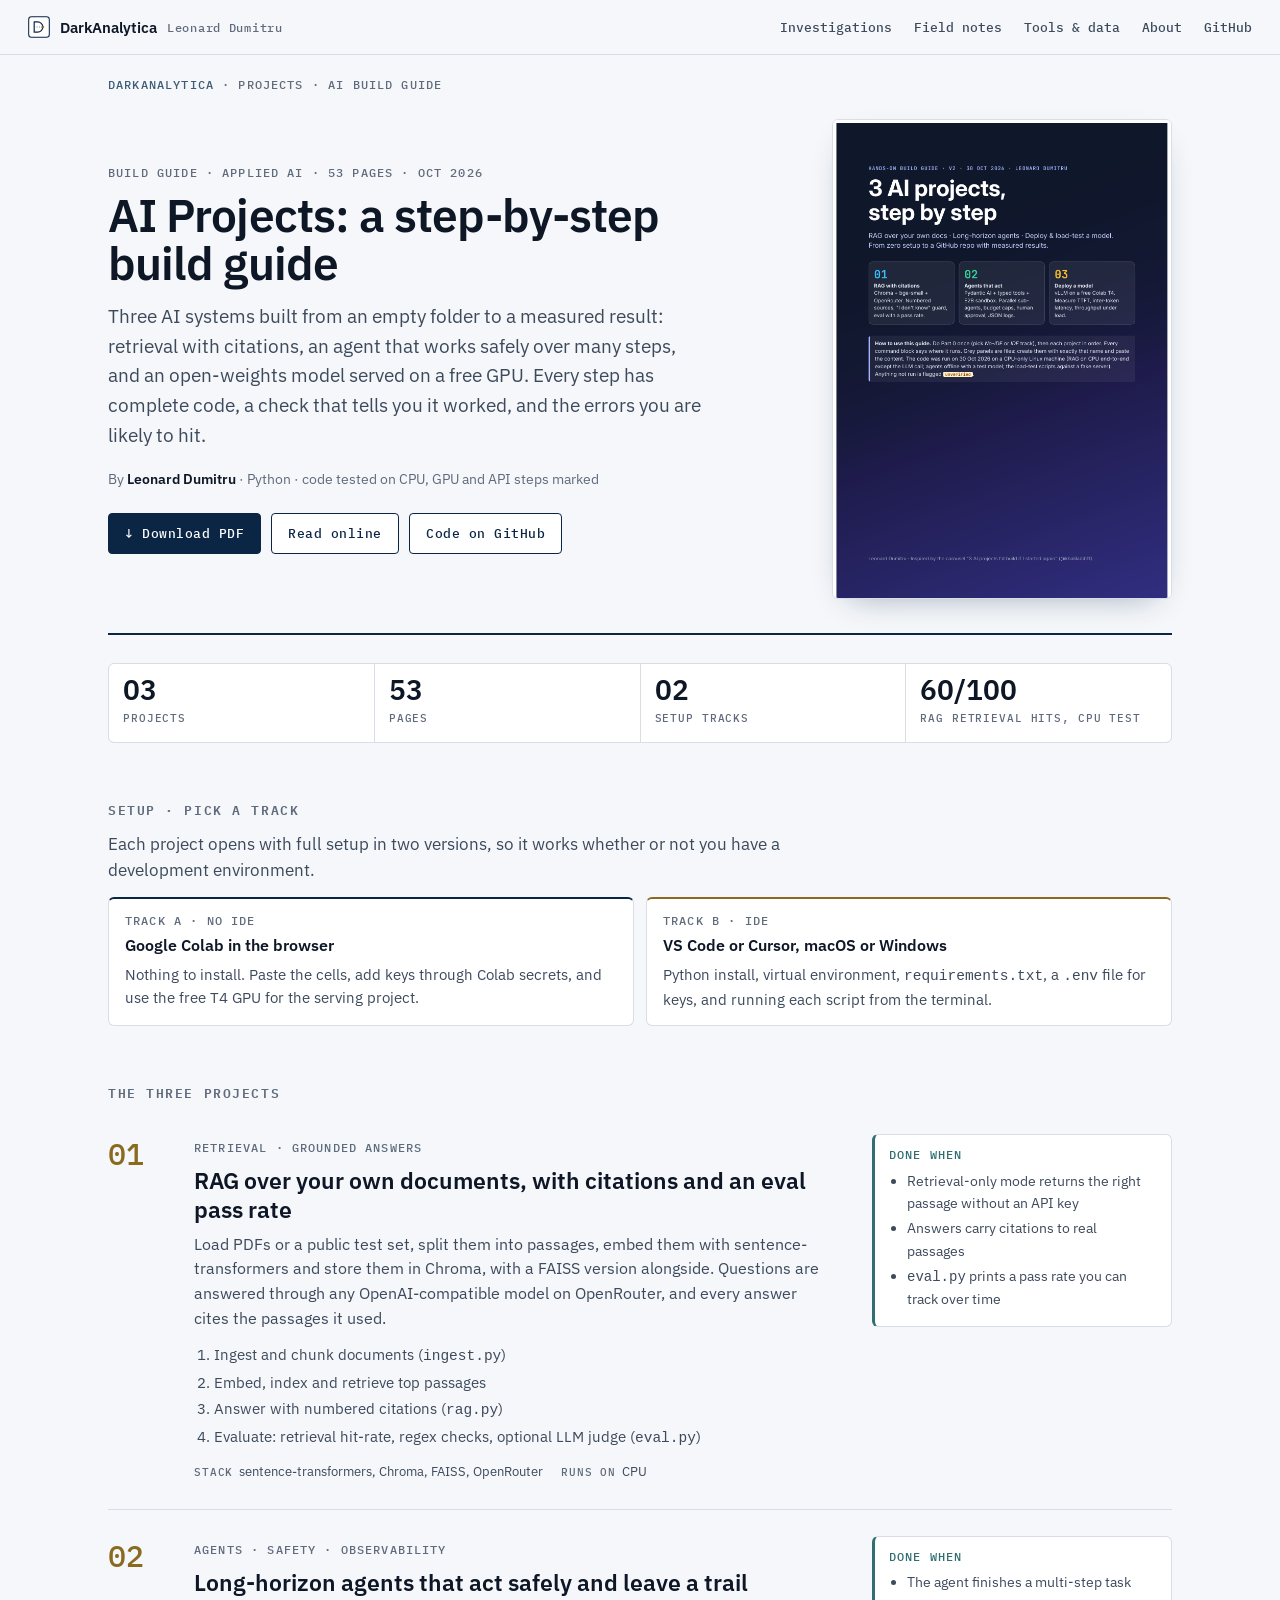
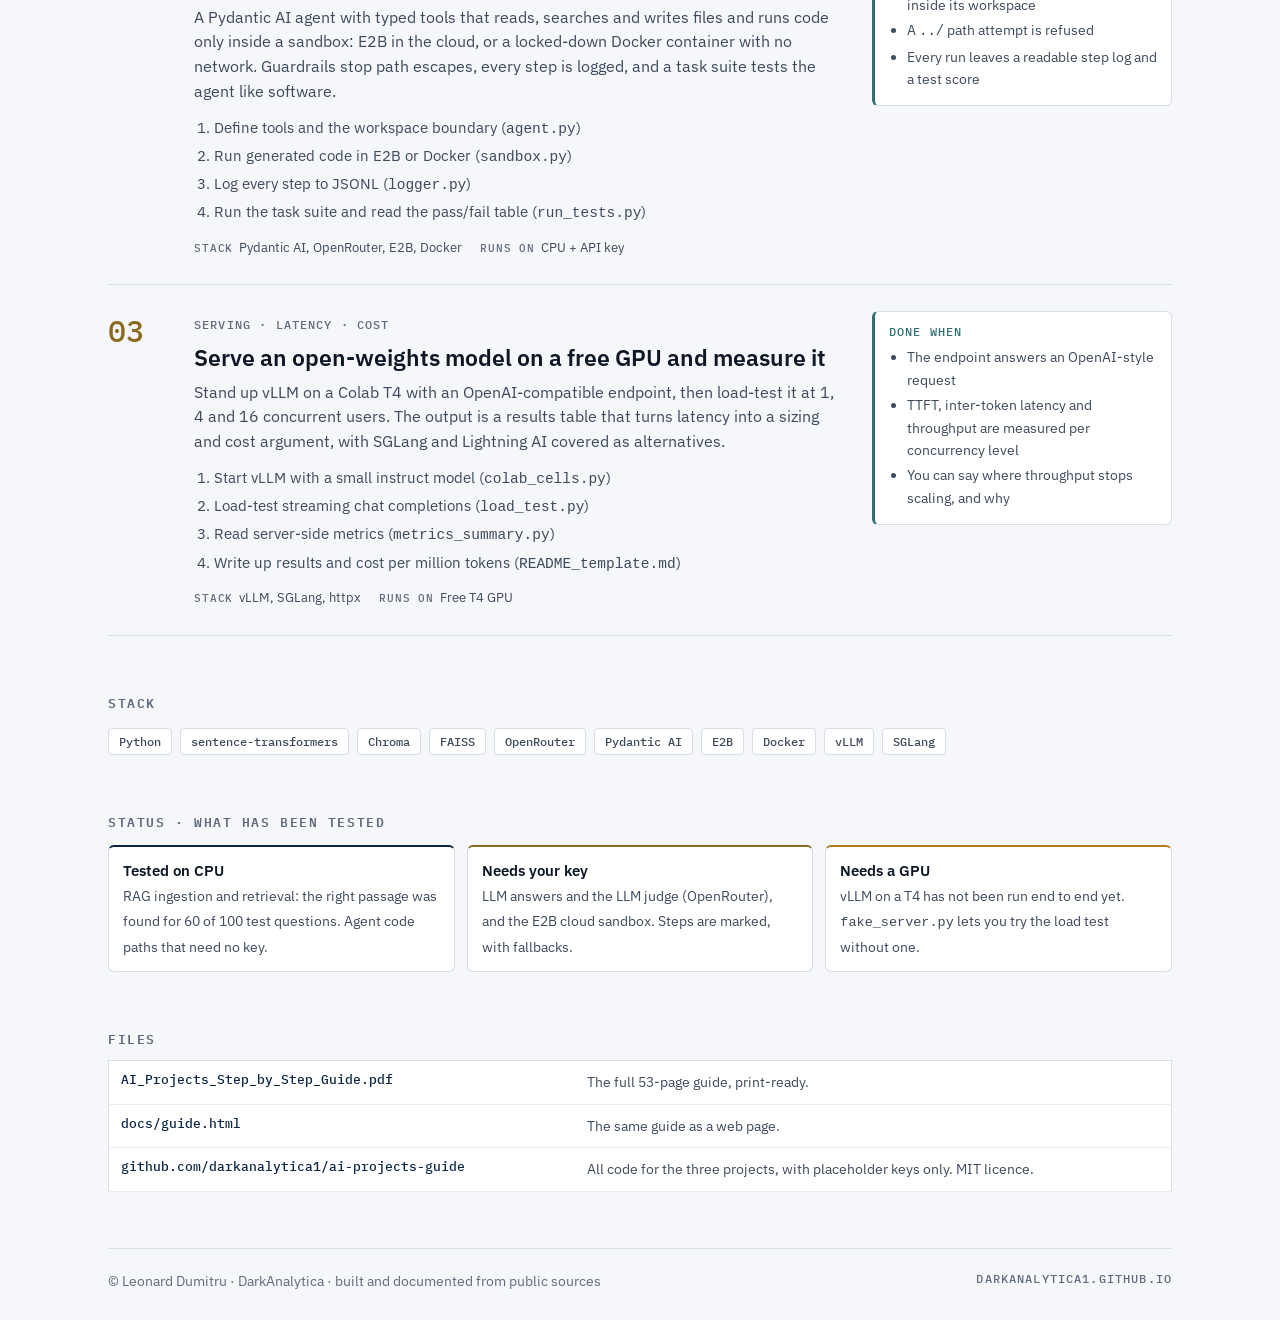
<file: projects/ai-projects-guide/index.html>
<!doctype html><html lang="en"><head><meta charset="utf-8"><meta name="viewport" content="width=device-width,initial-scale=1">
<title>AI Projects: Step-by-Step Build Guide · DarkAnalytica</title>
<meta name="description" content="A 53-page, granular build guide for three AI systems: RAG over your own docs with citations and evaluation, long-horizon agents in a sandbox, and serving an open-weights model with vLLM. Complete code, Colab and IDE tracks.">
<meta name="author" content="Leonard Dumitru">
<link rel="canonical" href="https://darkanalytica1.github.io/projects/ai-projects-guide/">
<meta property="og:type" content="article"><meta property="og:title" content="AI Projects: Step-by-Step Build Guide"><meta property="og:description" content="RAG with citations, long-horizon agents, and serving an open model with vLLM. Complete code, two setup tracks, measured results."><meta property="og:url" content="https://darkanalytica1.github.io/projects/ai-projects-guide/"><meta property="og:image" content="https://darkanalytica1.github.io/projects/ai-projects-guide/docs/cover.png">
<link rel="icon" href="/assets/svg/mark.svg"><link rel="preconnect" href="https://fonts.googleapis.com"><link href="https://fonts.googleapis.com/css2?family=IBM+Plex+Sans:wght@400;500;600;700&family=IBM+Plex+Mono:wght@400;500&display=swap" rel="stylesheet">
<style>:root{--page:#F5F7FA;--line:#D8DEE6;--line2:#E7EBF0;--ink:#0E1726;--ink2:#3D4A5C;--ink3:#5F6B7C;--navy:#0B2545;--steel:#3E5C76;--brass:#8A6A1F;--teal:#2F6F73;--tn:#EDF1F6}
*{box-sizing:border-box}html{scroll-padding-top:70px}body{margin:0;background:var(--page);color:var(--ink);font:400 16px/1.6 'IBM Plex Sans',system-ui,sans-serif}a{color:inherit;text-decoration:none}
.mono{font:500 11.5px/1.4 'IBM Plex Mono',monospace;letter-spacing:.1em;text-transform:uppercase;color:var(--ink3)}:focus-visible{outline:2px solid var(--brass);outline-offset:3px}
.skip{position:absolute;left:-999px}.skip:focus{left:12px;top:12px;background:#fff;padding:8px;z-index:9}
.nav{display:flex;justify-content:space-between;align-items:center;padding:16px 28px;border-bottom:1px solid var(--line);background:rgba(245,247,250,.94);backdrop-filter:blur(6px);position:sticky;top:0;z-index:5}
.brand{display:flex;align-items:center;gap:10px}.brand b{font:600 15px 'IBM Plex Sans'}.brand span{font:500 12px 'IBM Plex Mono';color:var(--ink3);letter-spacing:.06em}
.nav nav{display:flex;gap:22px;font:500 13px 'IBM Plex Mono';color:var(--ink2)}.nav nav a{transition:color .2s}.nav nav a:hover{color:var(--navy)}
.w{max-width:1120px;margin:0 auto;padding:0 28px}
.crumb{padding:22px 0 0}.crumb a{color:var(--steel)}.crumb a:hover{color:var(--navy)}
.mast{padding:26px 0 34px;display:grid;grid-template-columns:1.45fr 1fr;gap:48px;align-items:center;border-bottom:2px solid var(--navy)}
.mast h1{font:600 46px/1.06 'IBM Plex Sans';letter-spacing:-.02em;margin:10px 0 14px}.mast .dek{font-size:18.5px;color:var(--ink2);margin:0 0 18px}.by{font-size:14px;color:var(--ink3);margin:0 0 22px}.by b{color:var(--ink);font-weight:600}
.btns{display:flex;flex-wrap:wrap;gap:10px}.btn{display:inline-flex;align-items:center;gap:8px;font:500 13px 'IBM Plex Mono';letter-spacing:.04em;padding:11px 16px;border-radius:4px;border:1px solid var(--navy);color:var(--navy);background:#fff;transition:background .2s,color .2s,border-color .2s}.btn:hover{background:var(--tn)}.btn.p{background:var(--navy);color:#fff}.btn.p:hover{background:#173A63}
.cover{justify-self:end;width:100%;max-width:340px;border:1px solid var(--line);border-radius:6px;overflow:hidden;background:#fff;box-shadow:0 12px 32px -18px rgba(11,37,69,.45)}.cover img{display:block;width:100%;height:auto}
.kpi{display:grid;grid-template-columns:repeat(4,1fr);gap:1px;background:var(--line);border:1px solid var(--line);border-radius:6px;overflow:hidden;margin-top:28px}.kpi div{background:#fff;padding:12px 14px}.kpi b{display:block;font:600 28px/1 'IBM Plex Sans'}.kpi span{font:500 11px 'IBM Plex Mono';letter-spacing:.08em;text-transform:uppercase;color:var(--ink3)}
h2{font:600 13px 'IBM Plex Mono';letter-spacing:.12em;text-transform:uppercase;color:var(--ink3);margin:56px 0 4px}
.lead{max-width:760px;color:var(--ink2);font-size:16.5px;margin:10px 0 0}
.tracks{display:grid;grid-template-columns:1fr 1fr;gap:12px;margin-top:14px}.tracks div{background:#fff;border:1px solid var(--line);border-top:2px solid var(--navy);border-radius:6px;padding:14px 16px}.tracks div:last-child{border-top-color:var(--brass)}.tracks .mono{display:block;margin-bottom:4px}.tracks b{display:block;font-weight:600;font-size:16px;margin-bottom:4px}.tracks p{margin:0;font-size:14.5px;color:var(--ink2)}
.proj{display:grid;grid-template-columns:64px 1fr 300px;gap:22px;padding:26px 0;border-bottom:1px solid var(--line)}
.no{font:500 30px 'IBM Plex Mono';color:var(--brass)}.proj h3{font:600 23px/1.25 'IBM Plex Sans';margin:6px 0 8px}.proj p{margin:0 0 12px;color:var(--ink2);font-size:15.5px;max-width:640px}
.proj ol{margin:0 0 12px;padding-left:20px;color:var(--ink2);font-size:14.5px}.proj ol li{margin:3px 0}
.done{background:#fff;border:1px solid var(--line);border-left:3px solid var(--teal);border-radius:6px;padding:12px 14px;font-size:14px;color:var(--ink2);align-self:start}.done .mono{display:block;margin-bottom:6px;color:var(--teal)}.done ul{margin:0;padding-left:18px}.done li{margin:3px 0}
.meta{display:flex;flex-wrap:wrap;gap:6px 18px;font-size:13px;color:var(--ink2)}.meta em{font:500 10.5px 'IBM Plex Mono';font-style:normal;letter-spacing:.08em;text-transform:uppercase;color:var(--ink3);margin-right:6px}
.tags{display:flex;flex-wrap:wrap;gap:8px;margin-top:14px}.tags span{font:500 12px 'IBM Plex Mono';padding:5px 10px;border:1px solid var(--line);border-radius:4px;background:#fff;color:var(--ink2)}
.lv{display:grid;grid-template-columns:repeat(3,1fr);gap:12px;margin-top:12px}.lv div{background:#fff;border:1px solid var(--line);border-top:2px solid var(--navy);border-radius:6px;padding:12px 14px}.lv .as{border-top-color:var(--brass)}.lv .un{border-top-color:#B7791F}.lv b{display:block;font-weight:600;font-size:15px}.lv span{font-size:13.5px;color:var(--ink2)}
table.it{width:100%;border-collapse:collapse;font-size:14px;margin-top:10px;background:#fff;border:1px solid var(--line)}table.it td{padding:10px 12px;border-bottom:1px solid var(--line2);vertical-align:top}table.it td:first-child{font:500 13px 'IBM Plex Mono';color:var(--navy);white-space:nowrap}table.it td:nth-child(2){color:var(--ink2)}
footer{display:flex;justify-content:space-between;gap:20px;flex-wrap:wrap;border-top:1px solid var(--line);margin-top:56px;padding:22px 0 40px;font-size:13.5px;color:var(--ink3)}
@media(max-width:900px){.mast,.tracks,.lv{grid-template-columns:1fr}.cover{justify-self:start;max-width:260px}.mast h1{font-size:34px}.kpi{grid-template-columns:1fr 1fr}.proj{grid-template-columns:44px 1fr}.done{grid-column:2}.nav nav{display:none}}
@media (prefers-reduced-motion:reduce){*{transition:none!important}}</style></head><body>
<a class="skip" href="#main">Skip to content</a>
<header class="nav"><a href="/" class="brand"><img src="/assets/svg/mark.svg" alt="" width="22" height="22"><b>DarkAnalytica</b><span>Leonard Dumitru</span></a><nav><a href="/#investigations">Investigations</a><a href="/#notes">Field notes</a><a href="/#tools">Tools &amp; data</a><a href="/#about">About</a><a href="https://github.com/darkanalytica1">GitHub</a></nav></header>
<main id="main" class="w">
<div class="crumb mono"><a href="/">DarkAnalytica</a> · Projects · AI build guide</div>
<section class="mast"><div><div class="mono">Build guide · Applied AI · 53 pages · Oct 2026</div><h1>AI Projects: a step-by-step build guide</h1>
<p class="dek">Three AI systems built from an empty folder to a measured result: retrieval with citations, an agent that works safely over many steps, and an open-weights model served on a free GPU. Every step has complete code, a check that tells you it worked, and the errors you are likely to hit.</p>
<p class="by">By <b>Leonard Dumitru</b> · Python · code tested on CPU, GPU and API steps marked</p>
<div class="btns"><a class="btn p" href="AI_Projects_Step_by_Step_Guide.pdf" download>↓ Download PDF</a><a class="btn" href="docs/guide.html">Read online</a><a class="btn" href="https://github.com/darkanalytica1/ai-projects-guide">Code on GitHub</a></div></div>
<a class="cover" href="docs/guide.html"><img src="docs/cover.png" alt="Cover of the AI Projects step-by-step build guide" width="662" height="936"></a></section>
<div class="kpi"><div><b>03</b><span>Projects</span></div><div><b>53</b><span>Pages</span></div><div><b>02</b><span>Setup tracks</span></div><div><b>60/100</b><span>RAG retrieval hits, CPU test</span></div></div>

<h2 id="setup">Setup · pick a track</h2>
<p class="lead">Each project opens with full setup in two versions, so it works whether or not you have a development environment.</p>
<div class="tracks"><div><span class="mono">Track A · No IDE</span><b>Google Colab in the browser</b><p>Nothing to install. Paste the cells, add keys through Colab secrets, and use the free T4 GPU for the serving project.</p></div><div><span class="mono">Track B · IDE</span><b>VS Code or Cursor, macOS or Windows</b><p>Python install, virtual environment, <code>requirements.txt</code>, a <code>.env</code> file for keys, and running each script from the terminal.</p></div></div>

<h2 id="projects">The three projects</h2>
<div class="proj"><span class="no">01</span><div><span class="mono">Retrieval · grounded answers</span><h3>RAG over your own documents, with citations and an eval pass rate</h3><p>Load PDFs or a public test set, split them into passages, embed them with sentence-transformers and store them in Chroma, with a FAISS version alongside. Questions are answered through any OpenAI-compatible model on OpenRouter, and every answer cites the passages it used.</p><ol><li>Ingest and chunk documents (<code>ingest.py</code>)</li><li>Embed, index and retrieve top passages</li><li>Answer with numbered citations (<code>rag.py</code>)</li><li>Evaluate: retrieval hit-rate, regex checks, optional LLM judge (<code>eval.py</code>)</li></ol><div class="meta"><span><em>Stack</em>sentence-transformers, Chroma, FAISS, OpenRouter</span><span><em>Runs on</em>CPU</span></div></div><div class="done"><span class="mono">Done when</span><ul><li>Retrieval-only mode returns the right passage without an API key</li><li>Answers carry citations to real passages</li><li><code>eval.py</code> prints a pass rate you can track over time</li></ul></div></div>
<div class="proj"><span class="no">02</span><div><span class="mono">Agents · safety · observability</span><h3>Long-horizon agents that act safely and leave a trail</h3><p>A Pydantic AI agent with typed tools that reads, searches and writes files and runs code only inside a sandbox: E2B in the cloud, or a locked-down Docker container with no network. Guardrails stop path escapes, every step is logged, and a task suite tests the agent like software.</p><ol><li>Define tools and the workspace boundary (<code>agent.py</code>)</li><li>Run generated code in E2B or Docker (<code>sandbox.py</code>)</li><li>Log every step to JSONL (<code>logger.py</code>)</li><li>Run the task suite and read the pass/fail table (<code>run_tests.py</code>)</li></ol><div class="meta"><span><em>Stack</em>Pydantic AI, OpenRouter, E2B, Docker</span><span><em>Runs on</em>CPU + API key</span></div></div><div class="done"><span class="mono">Done when</span><ul><li>The agent finishes a multi-step task inside its workspace</li><li>A <code>../</code> path attempt is refused</li><li>Every run leaves a readable step log and a test score</li></ul></div></div>
<div class="proj"><span class="no">03</span><div><span class="mono">Serving · latency · cost</span><h3>Serve an open-weights model on a free GPU and measure it</h3><p>Stand up vLLM on a Colab T4 with an OpenAI-compatible endpoint, then load-test it at 1, 4 and 16 concurrent users. The output is a results table that turns latency into a sizing and cost argument, with SGLang and Lightning AI covered as alternatives.</p><ol><li>Start vLLM with a small instruct model (<code>colab_cells.py</code>)</li><li>Load-test streaming chat completions (<code>load_test.py</code>)</li><li>Read server-side metrics (<code>metrics_summary.py</code>)</li><li>Write up results and cost per million tokens (<code>README_template.md</code>)</li></ol><div class="meta"><span><em>Stack</em>vLLM, SGLang, httpx</span><span><em>Runs on</em>Free T4 GPU</span></div></div><div class="done"><span class="mono">Done when</span><ul><li>The endpoint answers an OpenAI-style request</li><li>TTFT, inter-token latency and throughput are measured per concurrency level</li><li>You can say where throughput stops scaling, and why</li></ul></div></div>

<h2 id="stack">Stack</h2>
<div class="tags"><span>Python</span><span>sentence-transformers</span><span>Chroma</span><span>FAISS</span><span>OpenRouter</span><span>Pydantic AI</span><span>E2B</span><span>Docker</span><span>vLLM</span><span>SGLang</span></div>

<h2 id="status">Status · what has been tested</h2>
<div class="lv"><div><b>Tested on CPU</b><span>RAG ingestion and retrieval: the right passage was found for 60 of 100 test questions. Agent code paths that need no key.</span></div><div class="as"><b>Needs your key</b><span>LLM answers and the LLM judge (OpenRouter), and the E2B cloud sandbox. Steps are marked, with fallbacks.</span></div><div class="un"><b>Needs a GPU</b><span>vLLM on a T4 has not been run end to end yet. <code>fake_server.py</code> lets you try the load test without one.</span></div></div>

<h2 id="files">Files</h2>
<table class="it"><tr><td><a href="AI_Projects_Step_by_Step_Guide.pdf" download>AI_Projects_Step_by_Step_Guide.pdf</a></td><td>The full 53-page guide, print-ready.</td></tr><tr><td><a href="docs/guide.html">docs/guide.html</a></td><td>The same guide as a web page.</td></tr><tr><td><a href="https://github.com/darkanalytica1/ai-projects-guide">github.com/darkanalytica1/ai-projects-guide</a></td><td>All code for the three projects, with placeholder keys only. MIT licence.</td></tr></table>

<footer><span>© Leonard Dumitru · DarkAnalytica · built and documented from public sources</span><span class="mono">darkanalytica1.github.io</span></footer></main></body></html>
</file>
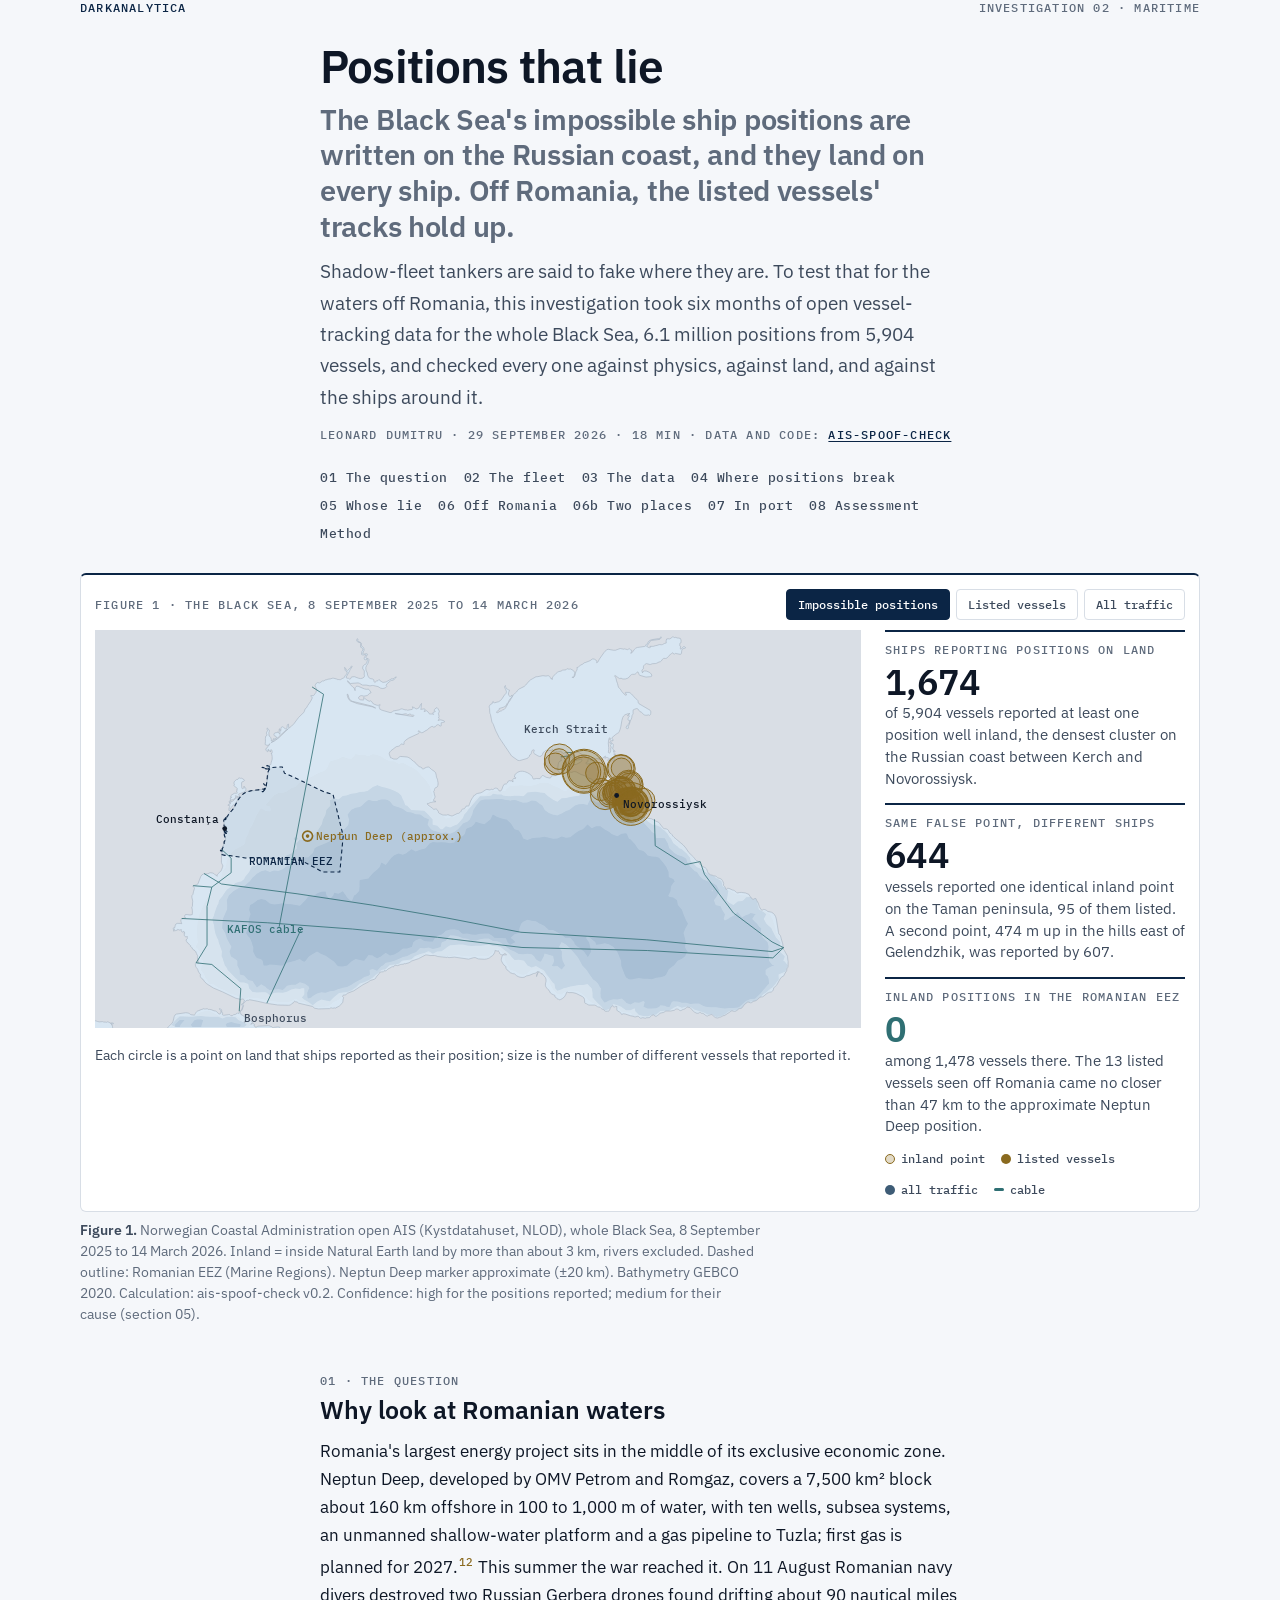
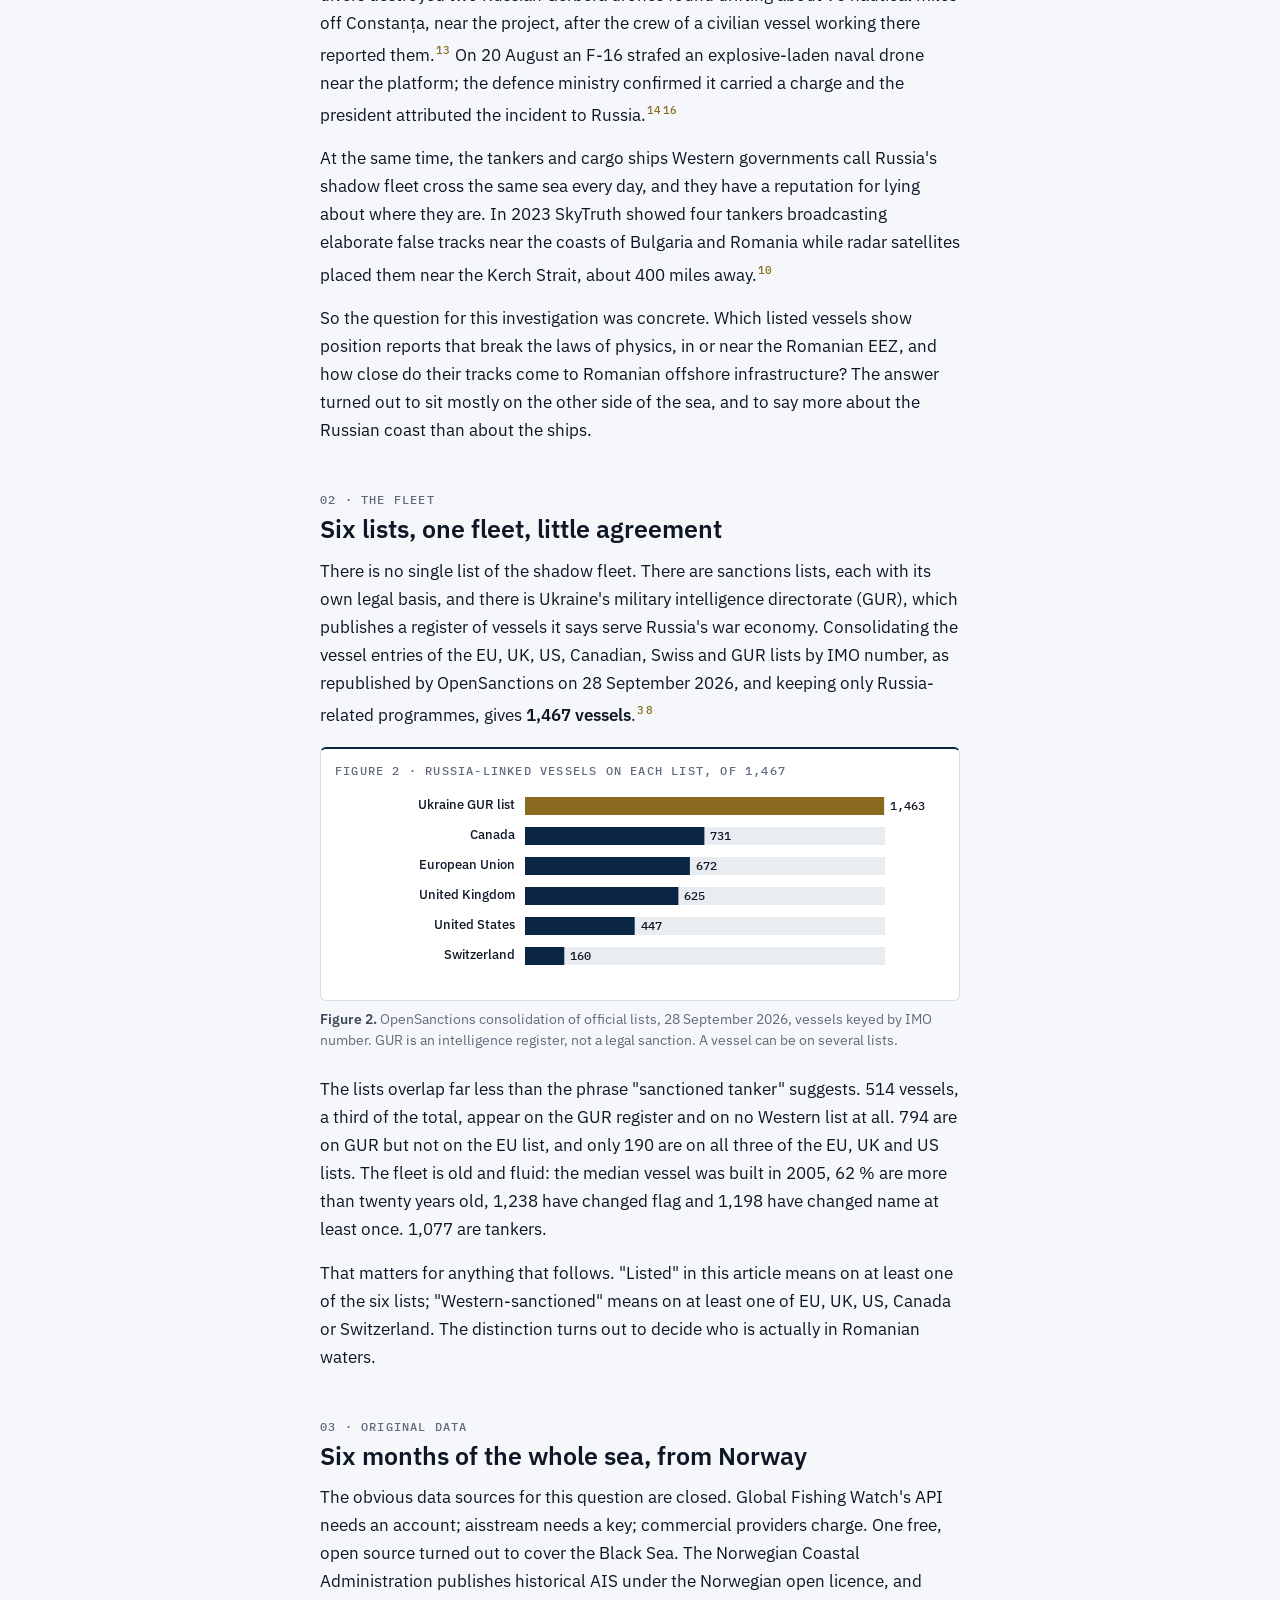
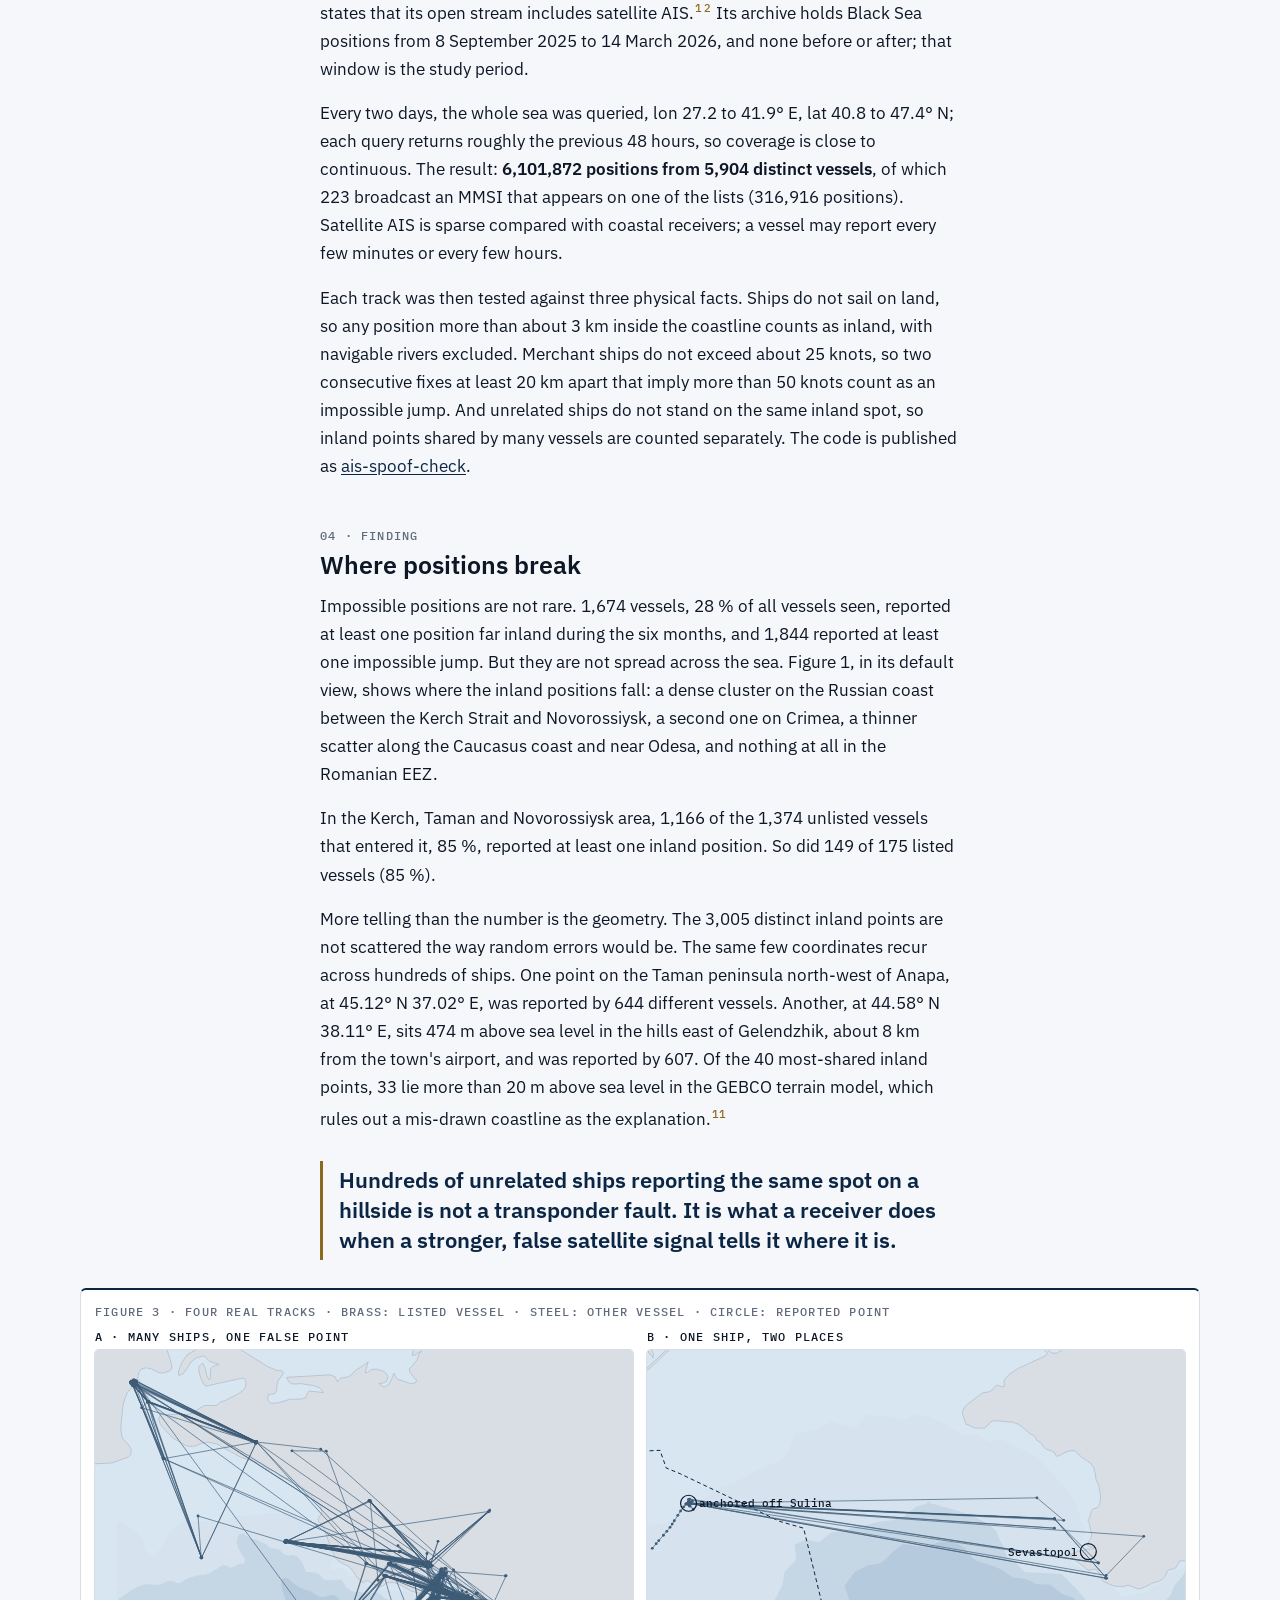
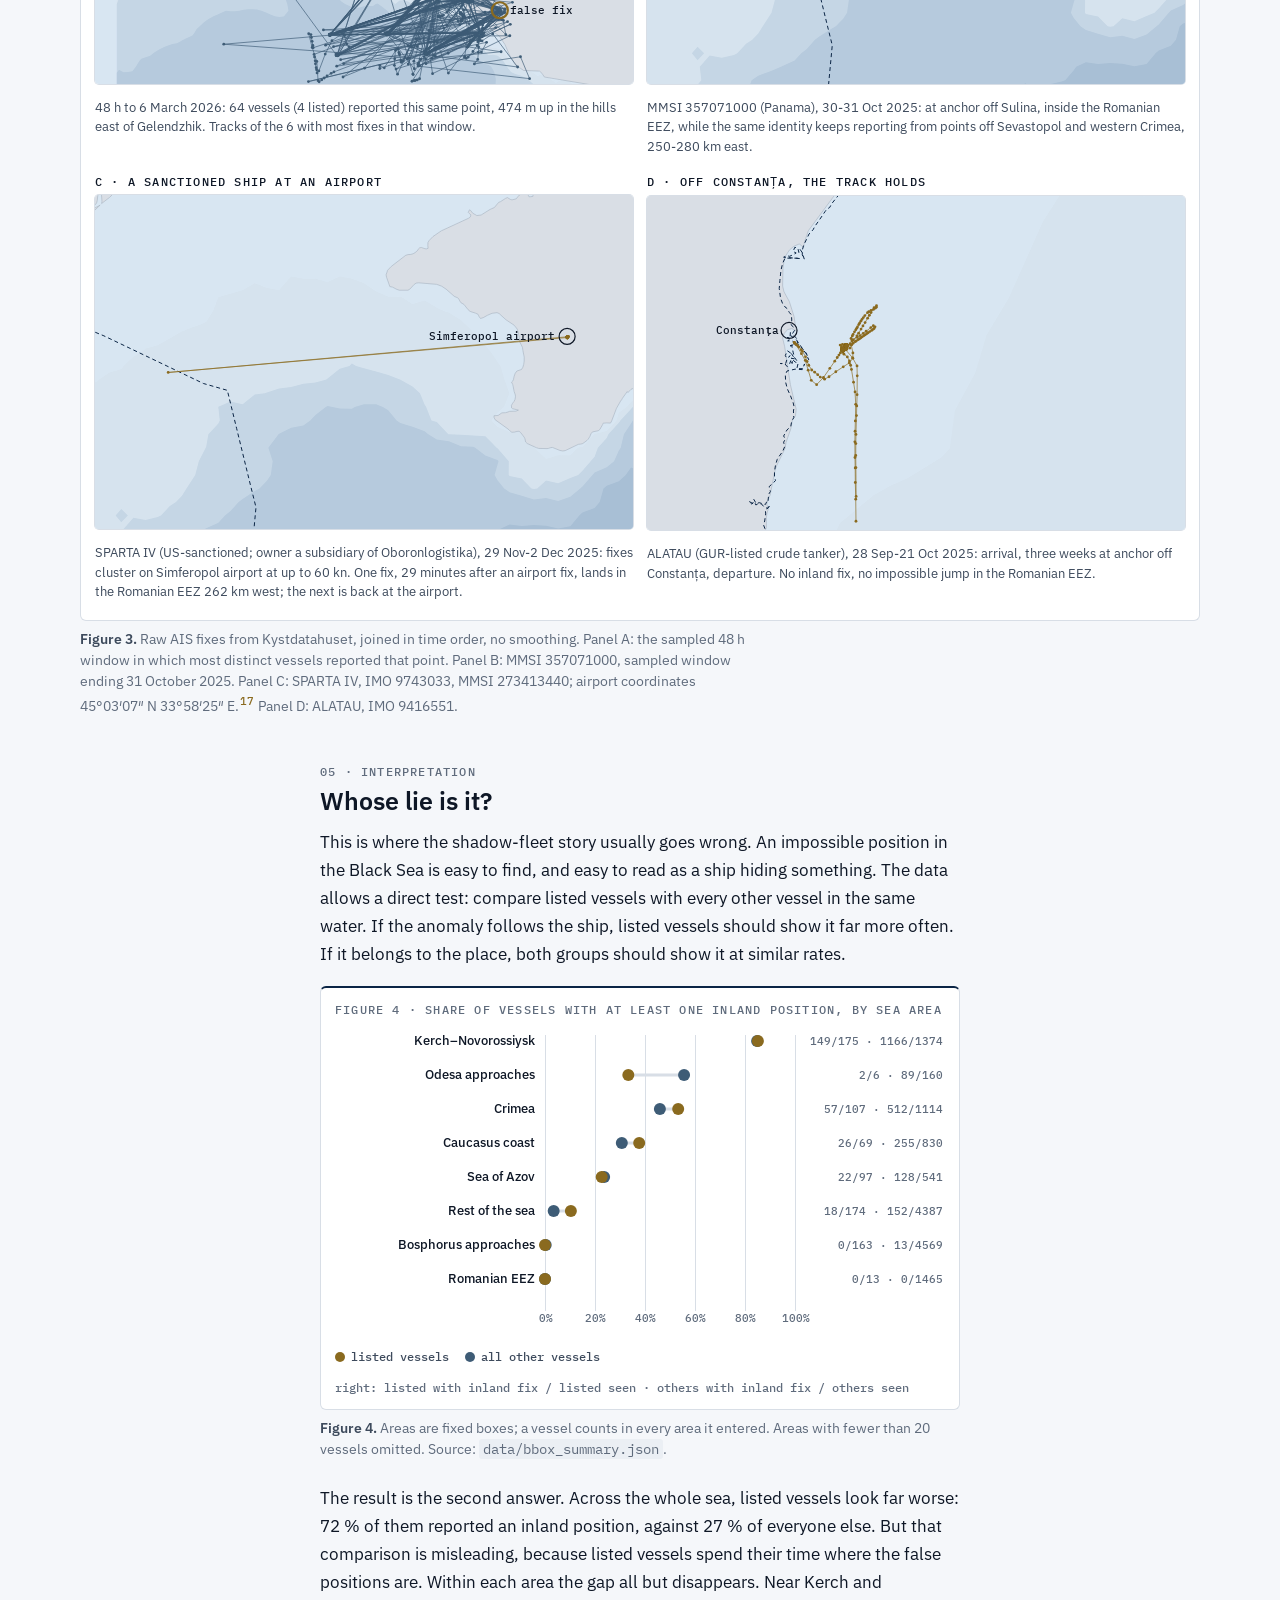
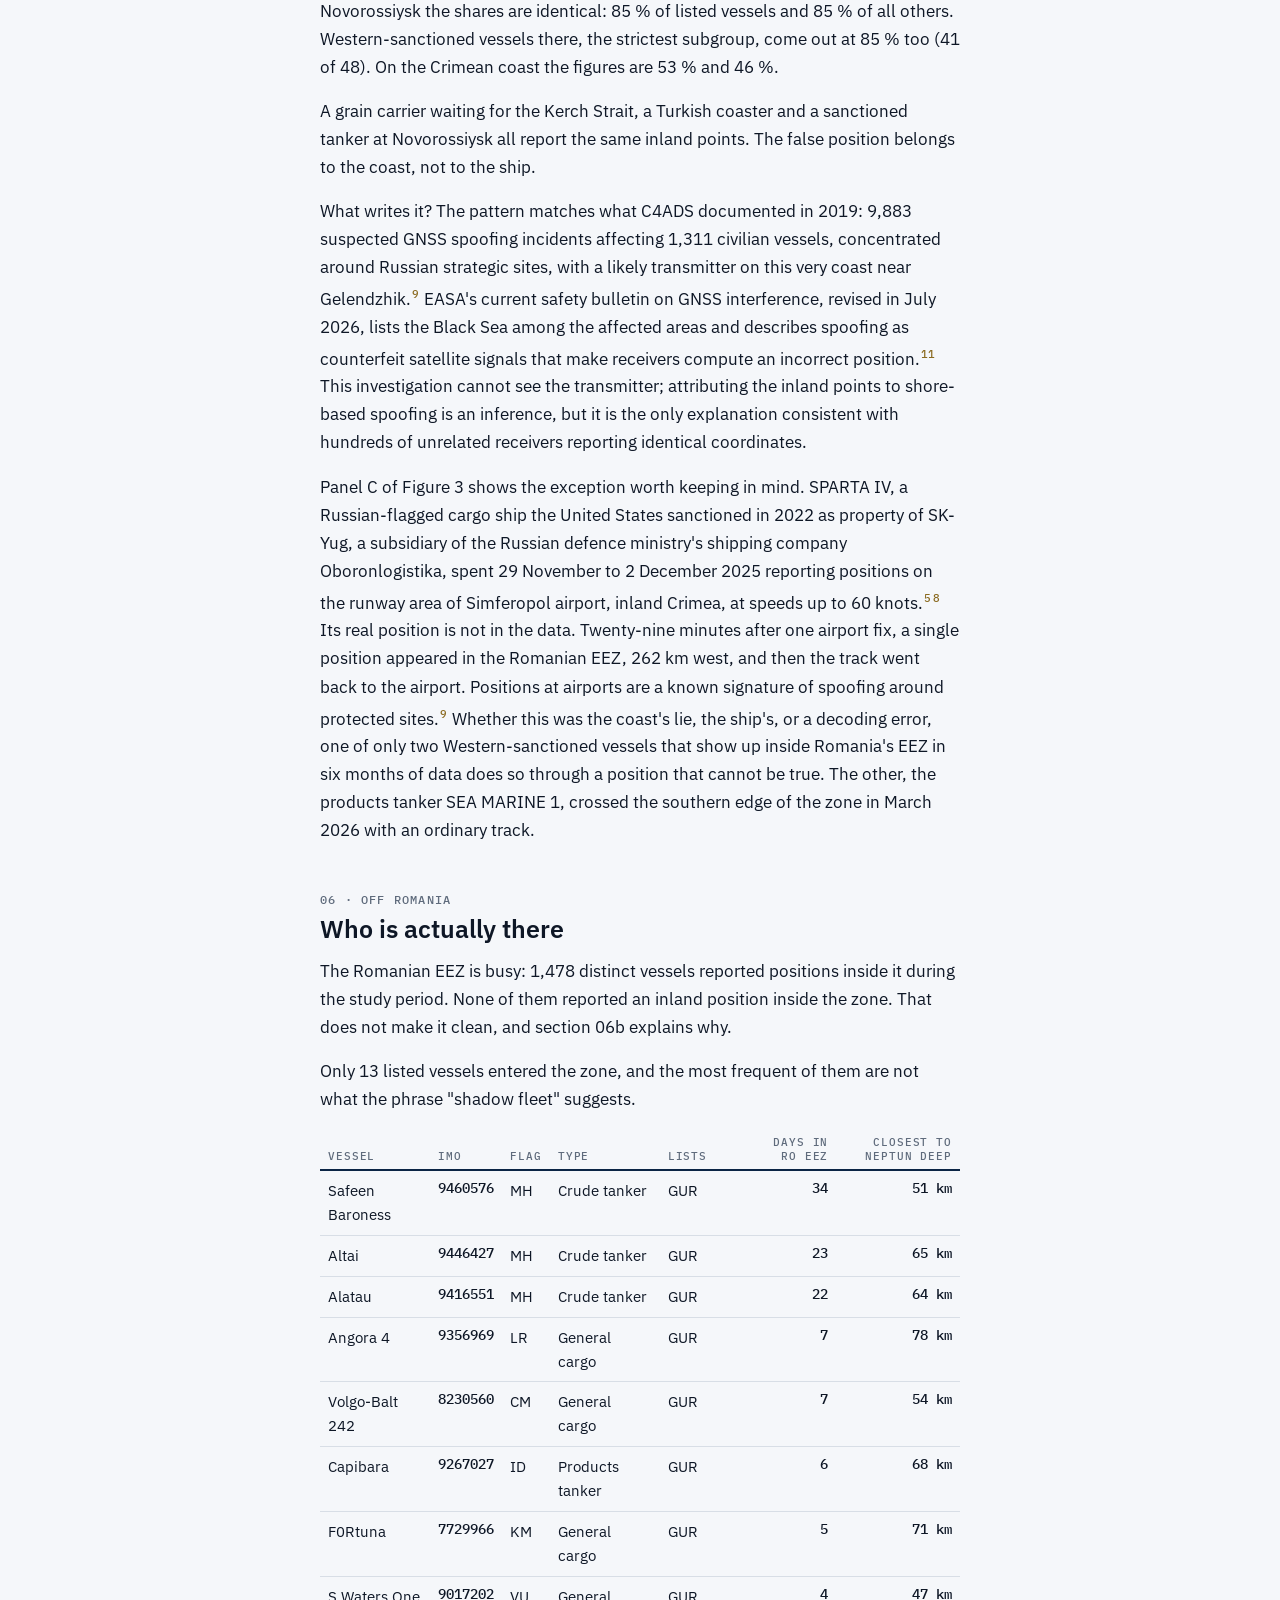
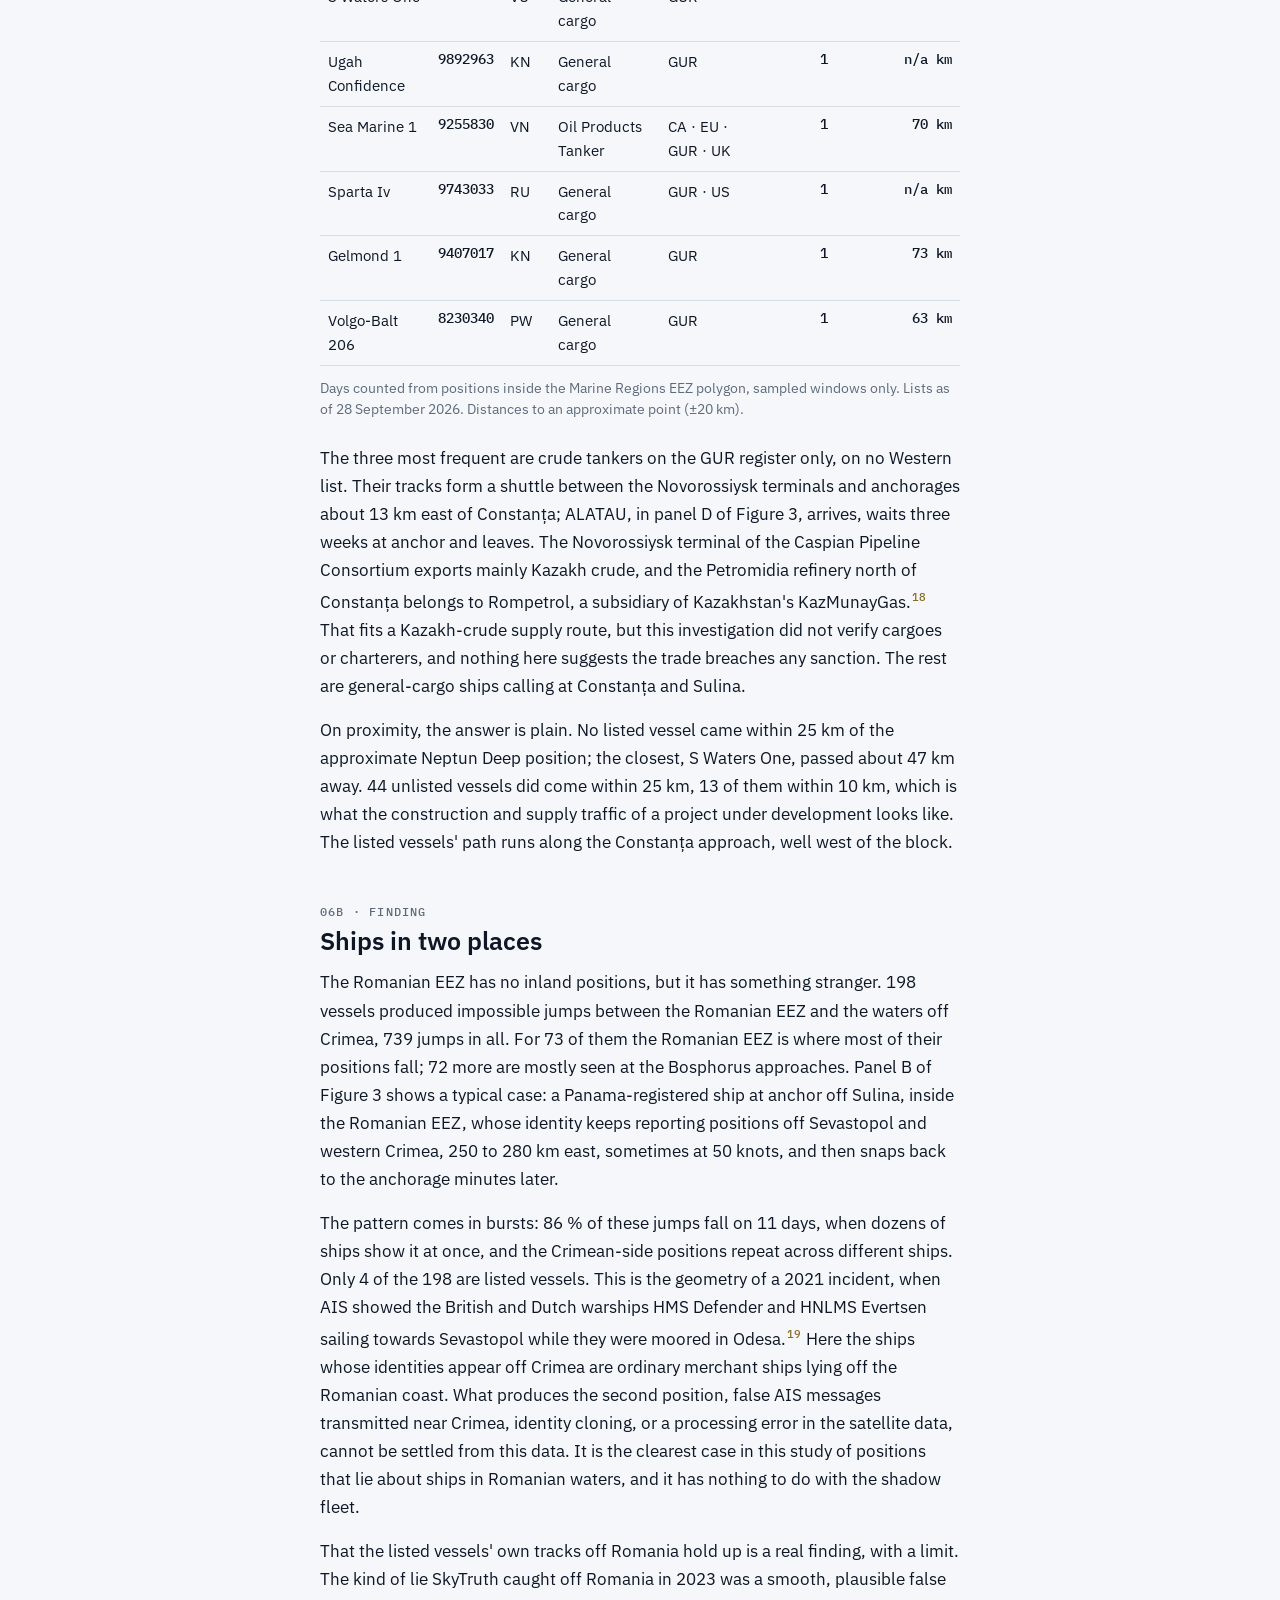
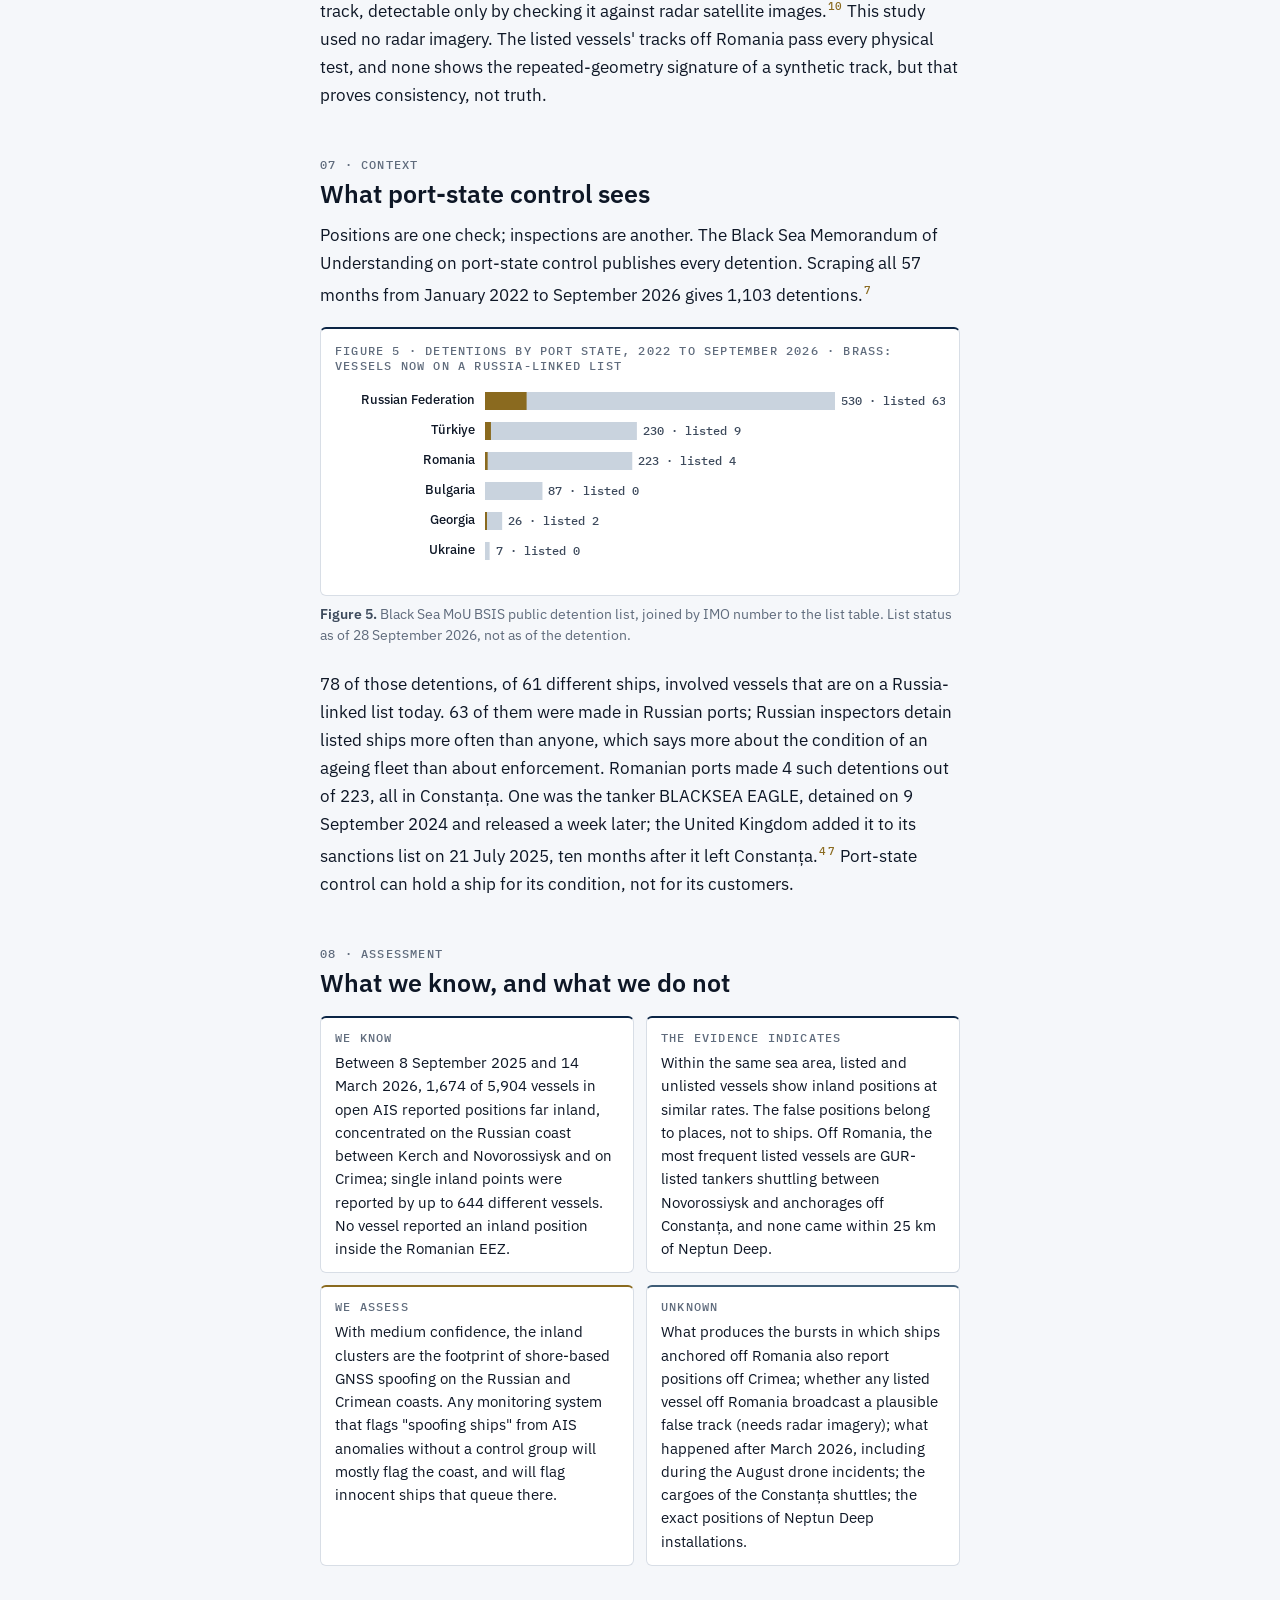
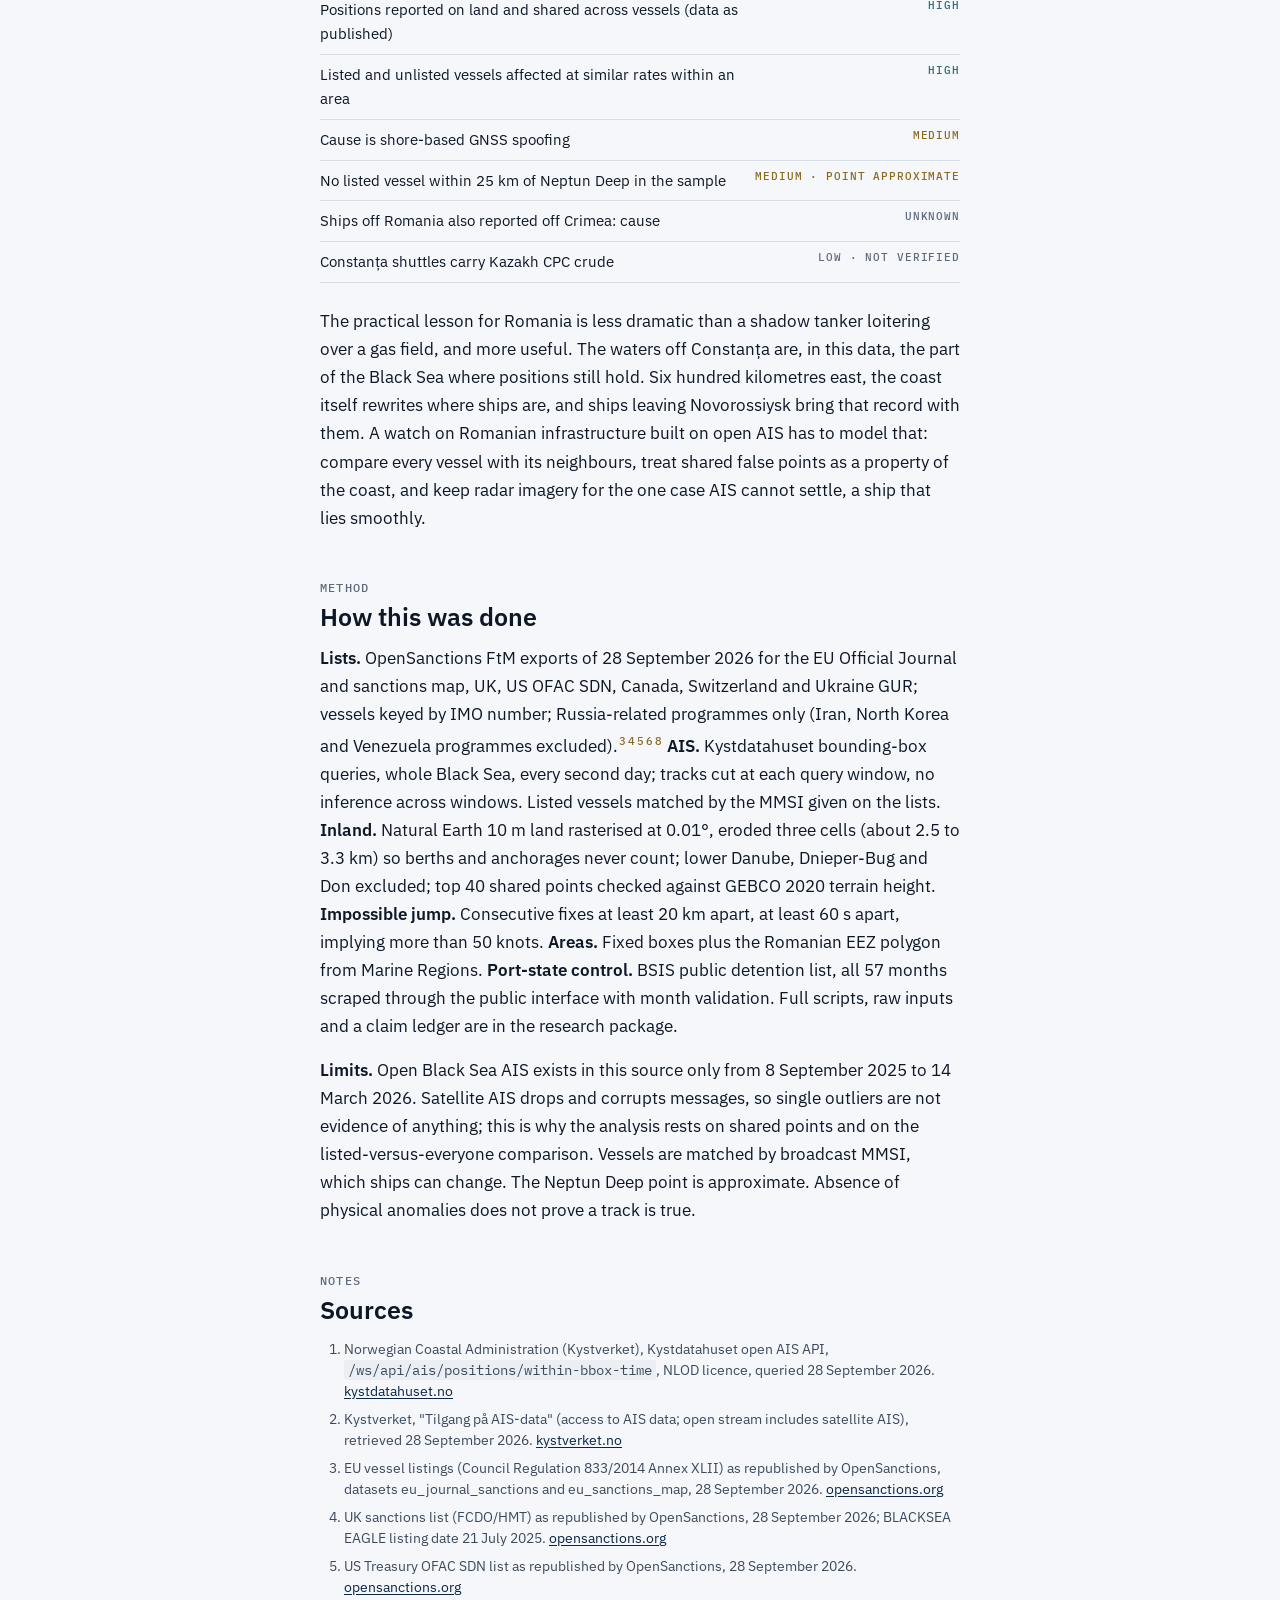
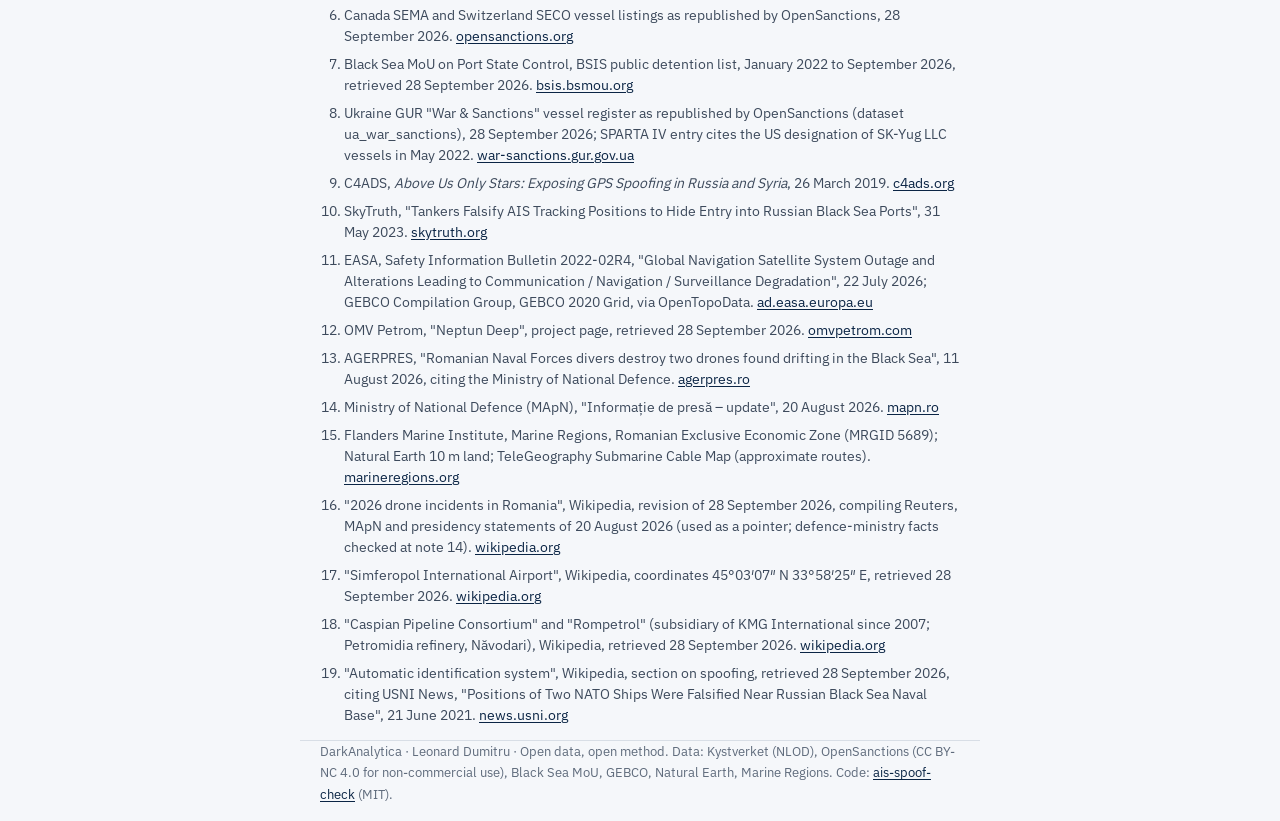
<file: research/black-sea-shadow-fleet/index.html>
<!doctype html><html lang="en"><head><meta charset="utf-8"><meta name="viewport" content="width=device-width,initial-scale=1">
<title>Positions that lie · DarkAnalytica</title>
<meta name="description" content="Six months of open AIS data for the whole Black Sea. The impossible positions are written on the Russian coast and land on every ship. Off Romania, the listed vessels' tracks hold up.">
<meta name="author" content="Leonard Dumitru">
<link rel="canonical" href="https://darkanalytica1.github.io/research/black-sea-shadow-fleet/">
<meta property="og:type" content="article"><meta property="og:title" content="Positions that lie: the shadow fleet, the Romanian coast and the Russian one">
<meta property="og:description" content="5,904 vessels, 6.1 million positions, six months of open AIS. The impossible positions are written on the Russian coast and land on every ship.">
<meta property="og:image" content="https://darkanalytica1.github.io/research/black-sea-shadow-fleet/og.png"><meta name="twitter:card" content="summary_large_image">
<script type="application/ld+json">{"@context":"https://schema.org","@type":"Article","headline":"Positions that lie","author":{"@type":"Person","name":"Leonard Dumitru"},"datePublished":"2026-09-29","image":"https://darkanalytica1.github.io/research/black-sea-shadow-fleet/og.png"}</script>
<style>
@font-face{font-family:"IBM Plex Sans";src:url(fonts/plex-sans-400.woff2);font-weight:400}
@font-face{font-family:"IBM Plex Sans";src:url(fonts/plex-sans-500.woff2);font-weight:500}
@font-face{font-family:"IBM Plex Sans";src:url(fonts/plex-sans-600.woff2);font-weight:600 700}
@font-face{font-family:"IBM Plex Sans";src:url(fonts/plex-sans-latin-ext-400.woff2);font-weight:400;unicode-range:U+0100-024F,U+1E00-1EFF}
@font-face{font-family:"IBM Plex Sans";src:url(fonts/plex-sans-latin-ext-500.woff2);font-weight:500;unicode-range:U+0100-024F,U+1E00-1EFF}
@font-face{font-family:"IBM Plex Sans";src:url(fonts/plex-sans-latin-ext-600.woff2);font-weight:600 700;unicode-range:U+0100-024F,U+1E00-1EFF}
@font-face{font-family:"IBM Plex Mono";src:url(fonts/plex-mono-400.woff2);font-weight:400}
@font-face{font-family:"IBM Plex Mono";src:url(fonts/plex-mono-500.woff2);font-weight:500 600}
:root{--page:#F5F7FA;--line:#D8DEE6;--ink:#0E1726;--ink2:#3D4A5C;--ink3:#5F6B7C;--navy:#0B2545;--steel:#3E5C76;--brass:#8A6A1F;--teal:#2F6F73}
*{box-sizing:border-box}html{-webkit-text-size-adjust:100%}body{margin:0;background:var(--page);color:var(--ink);font:400 17px/1.65 "IBM Plex Sans",system-ui,sans-serif}
a{color:var(--navy);text-underline-offset:2px}a:hover{color:var(--brass)}a:focus-visible,button:focus-visible{outline:2px solid var(--brass);outline-offset:2px}
.w{max-width:680px;margin:0 auto;padding:0 20px}.wide{max-width:1160px;margin:0 auto;padding:0 20px}
.mono{font:500 12px "IBM Plex Mono",monospace;letter-spacing:.1em;text-transform:uppercase;color:var(--ink3)}
header{padding:28px 0 8px}header .bar{display:flex;justify-content:space-between;gap:12px;flex-wrap:wrap}header .bar a{text-decoration:none;color:var(--navy)}
h1{font:600 clamp(30px,4.4vw,46px)/1.1 "IBM Plex Sans";letter-spacing:-.018em;margin:26px 0 12px}h1 span{display:block;color:var(--ink3);font-size:.62em;line-height:1.25;margin-top:10px;letter-spacing:-.01em}
.dek{font-size:19px;color:var(--ink2);margin:0 0 10px}.by{margin:14px 0 22px}
h2{font:600 25px/1.25 "IBM Plex Sans";margin:48px 0 12px}h2 small{display:block;font:500 12px "IBM Plex Mono";letter-spacing:.1em;color:var(--ink3);text-transform:uppercase;margin-bottom:6px}
p{margin:0 0 16px}sup a{font:500 11px "IBM Plex Mono";text-decoration:none;color:var(--brass);padding:0 1px}
.fig{background:#fff;border:1px solid var(--line);border-top:2px solid var(--navy);border-radius:6px;padding:14px;margin:26px 0 8px}
.fig .hd{display:flex;justify-content:space-between;gap:12px;flex-wrap:wrap;margin-bottom:10px;align-items:center}
.tabs{display:flex;gap:6px;flex-wrap:wrap}.tabs button{all:unset;cursor:pointer;font:500 12px "IBM Plex Mono";padding:7px 11px;border:1px solid var(--line);border-radius:4px;color:var(--ink2);transition:border-color .2s,background-color .2s,color .2s}
.tabs button:hover{border-color:var(--steel)}.tabs button[aria-pressed=true]{background:var(--navy);color:#fff;border-color:var(--navy)}
.tabs button:focus-visible{outline:2px solid var(--brass);outline-offset:2px}
.hero{display:grid;grid-template-columns:1fr 300px;gap:24px;align-items:start}
.kf{border-top:2px solid var(--navy);padding-top:10px;margin-bottom:6px}.kf .mono{display:block}.kf b{display:block;font:600 36px/1.05 "IBM Plex Sans";margin:6px 0 2px;letter-spacing:-.02em}.kf b small{font-size:17px;color:var(--ink3);font-weight:500;margin-left:6px;letter-spacing:0}
.kf p{font-size:14.5px;margin:0 0 14px;color:var(--ink2);line-height:1.5}
.cap{font-size:13.5px;color:var(--ink3);margin:8px 0 24px;line-height:1.55}.cap b{color:var(--ink2)}
.legend{display:flex;gap:16px;flex-wrap:wrap;font:500 11.5px "IBM Plex Mono";color:var(--ink2);margin-top:8px}.legend i{display:inline-block;width:10px;height:10px;border-radius:50%;margin-right:6px;vertical-align:-1px}
.mode-note{font-size:13.5px;color:var(--ink2);margin:8px 0 0;min-height:2.6em}
.toc{display:flex;flex-wrap:wrap;gap:2px 16px;font:500 12.5px "IBM Plex Mono";letter-spacing:.04em;color:var(--ink3);margin:6px 0 26px;line-height:2.1}.toc a{color:var(--ink2);text-decoration:none;white-space:nowrap}.toc a:hover{color:var(--brass)}
.pull{font:600 22px/1.38 "IBM Plex Sans";color:var(--navy);border-left:3px solid var(--brass);padding:4px 0 4px 16px;margin:28px 0}
#mult{display:flex;flex-wrap:wrap;gap:14px}.mcell .mt{display:block;margin:0 0 6px;color:var(--ink)}.msub{font-size:13px;color:var(--ink2);margin:6px 0 4px;line-height:1.5}
.mcell svg{border-radius:4px;box-shadow:0 0 0 1px var(--line)}
.tbl{overflow-x:auto;-webkit-overflow-scrolling:touch;margin:10px 0 24px}.tbl table{min-width:600px;margin:0}
table{width:100%;border-collapse:collapse;font-size:14.5px;margin:10px 0 24px}th{font:500 11px "IBM Plex Mono";letter-spacing:.08em;text-transform:uppercase;color:var(--ink3);text-align:left;border-bottom:2px solid var(--navy);padding:6px 8px;vertical-align:bottom}
td{border-bottom:1px solid var(--line);padding:8px;vertical-align:top}td.n{font:500 13.5px "IBM Plex Mono";text-align:right;white-space:nowrap}th.n{text-align:right}
.box{background:#fff;border:1px solid var(--line);border-left:3px solid var(--navy);border-radius:6px;padding:14px 16px;margin:18px 0}.box .mono{display:block;margin-bottom:4px}
.claims{display:grid;grid-template-columns:repeat(2,1fr);gap:12px;margin:18px 0 24px}.claims div{background:#fff;border:1px solid var(--line);border-top:2px solid var(--navy);border-radius:6px;padding:12px 14px;font-size:15px;line-height:1.55}
.claims div .mono{display:block;margin-bottom:6px}.claims .as{border-top-color:var(--brass)}.claims .un{border-top-color:var(--steel)}
.conf{display:grid;grid-template-columns:1fr auto;gap:0;margin:10px 0 24px;font-size:14.5px}.conf>div{padding:8px 0;border-bottom:1px solid var(--line)}.conf .lv{font:500 11px "IBM Plex Mono";letter-spacing:.08em;text-transform:uppercase;text-align:right;padding-left:14px;white-space:nowrap}
.lv.h{color:var(--teal)}.lv.m{color:var(--brass)}.lv.l{color:var(--ink3)}
ol.src{font-size:14px;color:var(--ink2);padding-left:24px}ol.src li{margin:7px 0;line-height:1.5}ol.src li:target{background:#FFF7E0}
footer{border-top:1px solid var(--line);margin-top:48px;padding:20px 0 40px;font-size:13px;color:var(--ink3)}
code{font:400 13.5px "IBM Plex Mono";background:#EBEFF4;padding:1px 4px;border-radius:3px}
.fig svg text{font-family:"IBM Plex Sans"}
@media(max-width:900px){.hero{grid-template-columns:1fr}.claims{grid-template-columns:1fr}}
@media(max-width:520px){body{font-size:16.5px}.w,.wide{padding:0 16px}.fig{padding:10px}h2{font-size:22px}.kf b{font-size:30px}}
@media(prefers-reduced-motion:reduce){*{transition:none!important;animation:none!important}}
</style></head><body>
<header class="wide"><div class="bar mono"><a href="/">DarkAnalytica</a><span>Investigation 02 · Maritime</span></div></header>
<main>
<div class="w">
<h1>Positions that lie<span>The Black Sea's impossible ship positions are written on the Russian coast, and they land on every ship. Off Romania, the listed vessels' tracks hold up.</span></h1>
<p class="dek">Shadow-fleet tankers are said to fake where they are. To test that for the waters off Romania, this investigation took six months of open vessel-tracking data for the whole Black Sea, 6.1 million positions from 5,904 vessels, and checked every one against physics, against land, and against the ships around it.</p>
<div class="by mono">Leonard Dumitru · 29 September 2026 · 18 min · data and code: <a href="https://github.com/darkanalytica1/ais-spoof-check">ais-spoof-check</a></div>
<div class="toc"><a href="#c1">01 The question</a><a href="#c2">02 The fleet</a><a href="#c3">03 The data</a><a href="#c4">04 Where positions break</a><a href="#c5">05 Whose lie</a><a href="#c6">06 Off Romania</a><a href="#c6b">06b Two places</a><a href="#c7">07 In port</a><a href="#c8">08 Assessment</a><a href="#method">Method</a></div>
</div>

<div class="wide"><div class="fig">
 <div class="hd"><span class="mono">Figure 1 · The Black Sea, 8 September 2025 to 14 March 2026</span>
  <div class="tabs" role="group" aria-label="Map layer" id="heroTabs"><button data-m="cells" aria-pressed="true">Impossible positions</button><button data-m="sanc" aria-pressed="false">Listed vessels</button><button data-m="all" aria-pressed="false">All traffic</button></div></div>
 <div class="hero"><div><div id="map"><noscript><img src="static.png" alt="Map of the Black Sea: inland positions reported by ships cluster on the Russian coast between Kerch and Novorossiysk; the Romanian EEZ has none" style="width:100%"></noscript></div>
   <p class="mode-note" data-m="cells">Each circle is a point on land that ships reported as their position; size is the number of different vessels that reported it.</p>
   <p class="mode-note" data-m="sanc" hidden>Positions of Russia-linked listed vessels, per 0.1° cell. They concentrate on the Russian and Crimean coasts and on the Bosphorus route.</p>
   <p class="mode-note" data-m="all" hidden>All positions, per 0.1° cell: the ordinary traffic of the Black Sea, including the Romanian coast and the Ukrainian grain corridor.</p></div>
  <div>
   <div class="kf"><span class="mono">Ships reporting positions on land</span><b>1,674</b><p>of 5,904 vessels reported at least one position well inland, the densest cluster on the Russian coast between Kerch and Novorossiysk.</p></div>
   <div class="kf"><span class="mono">Same false point, different ships</span><b>644</b><p>vessels reported one identical inland point on the Taman peninsula, 95 of them listed. A second point, 474 m up in the hills east of Gelendzhik, was reported by 607.</p></div>
   <div class="kf"><span class="mono">Inland positions in the Romanian EEZ</span><b style="color:var(--teal)">0</b><p>among 1,478 vessels there. The 13 listed vessels seen off Romania came no closer than 47 km to the approximate Neptun Deep position.</p></div>
   <div class="legend"><span><i style="background:rgba(138,106,31,.25);border:1px solid #8A6A1F"></i>inland point</span><span><i style="background:#8A6A1F"></i>listed vessels</span><span><i style="background:#3E5C76"></i>all traffic</span><span><i style="background:#2F6F73;border-radius:2px;height:3px;vertical-align:3px"></i>cable</span></div>
  </div></div>
</div>
<p class="cap w" style="padding:0"><b>Figure 1.</b> Norwegian Coastal Administration open AIS (Kystdatahuset, NLOD), whole Black Sea, 8 September 2025 to 14 March 2026. Inland = inside Natural Earth land by more than about 3 km, rivers excluded. Dashed outline: Romanian EEZ (Marine Regions). Neptun Deep marker approximate (±20 km). Bathymetry GEBCO 2020. Calculation: ais-spoof-check v0.2. Confidence: high for the positions reported; medium for their cause (section 05).</p>
</div>

<div class="w">
<h2 id="c1"><small>01 · The question</small>Why look at Romanian waters</h2>
<p>Romania's largest energy project sits in the middle of its exclusive economic zone. Neptun Deep, developed by OMV Petrom and Romgaz, covers a 7,500 km² block about 160 km offshore in 100 to 1,000 m of water, with ten wells, subsea systems, an unmanned shallow-water platform and a gas pipeline to Tuzla; first gas is planned for 2027.<sup><a href="#n12">12</a></sup> This summer the war reached it. On 11 August Romanian navy divers destroyed two Russian Gerbera drones found drifting about 90 nautical miles off Constanța, near the project, after the crew of a civilian vessel working there reported them.<sup><a href="#n13">13</a></sup> On 20 August an F-16 strafed an explosive-laden naval drone near the platform; the defence ministry confirmed it carried a charge and the president attributed the incident to Russia.<sup><a href="#n14">14</a></sup><sup><a href="#n16">16</a></sup></p>
<p>At the same time, the tankers and cargo ships Western governments call Russia's shadow fleet cross the same sea every day, and they have a reputation for lying about where they are. In 2023 SkyTruth showed four tankers broadcasting elaborate false tracks near the coasts of Bulgaria and Romania while radar satellites placed them near the Kerch Strait, about 400 miles away.<sup><a href="#n10">10</a></sup></p>
<p>So the question for this investigation was concrete. Which listed vessels show position reports that break the laws of physics, in or near the Romanian EEZ, and how close do their tracks come to Romanian offshore infrastructure? The answer turned out to sit mostly on the other side of the sea, and to say more about the Russian coast than about the ships.</p>

<h2 id="c2"><small>02 · The fleet</small>Six lists, one fleet, little agreement</h2>
<p>There is no single list of the shadow fleet. There are sanctions lists, each with its own legal basis, and there is Ukraine's military intelligence directorate (GUR), which publishes a register of vessels it says serve Russia's war economy. Consolidating the vessel entries of the EU, UK, US, Canadian, Swiss and GUR lists by IMO number, as republished by OpenSanctions on 28 September 2026, and keeping only Russia-related programmes, gives <b>1,467 vessels</b>.<sup><a href="#n3">3</a></sup><sup><a href="#n8">8</a></sup></p>
<div class="fig" style="margin:18px 0 8px"><div class="hd"><span class="mono">Figure 2 · Russia-linked vessels on each list, of 1,467</span></div><div id="lists"></div></div>
<p class="cap"><b>Figure 2.</b> OpenSanctions consolidation of official lists, 28 September 2026, vessels keyed by IMO number. GUR is an intelligence register, not a legal sanction. A vessel can be on several lists.</p>
<p>The lists overlap far less than the phrase "sanctioned tanker" suggests. 514 vessels, a third of the total, appear on the GUR register and on no Western list at all. 794 are on GUR but not on the EU list, and only 190 are on all three of the EU, UK and US lists. The fleet is old and fluid: the median vessel was built in 2005, 62 % are more than twenty years old, 1,238 have changed flag and 1,198 have changed name at least once. 1,077 are tankers.</p>
<p>That matters for anything that follows. "Listed" in this article means on at least one of the six lists; "Western-sanctioned" means on at least one of EU, UK, US, Canada or Switzerland. The distinction turns out to decide who is actually in Romanian waters.</p>

<h2 id="c3"><small>03 · Original data</small>Six months of the whole sea, from Norway</h2>
<p>The obvious data sources for this question are closed. Global Fishing Watch's API needs an account; aisstream needs a key; commercial providers charge. One free, open source turned out to cover the Black Sea. The Norwegian Coastal Administration publishes historical AIS under the Norwegian open licence, and states that its open stream includes satellite AIS.<sup><a href="#n1">1</a></sup><sup><a href="#n2">2</a></sup> Its archive holds Black Sea positions from 8 September 2025 to 14 March 2026, and none before or after; that window is the study period.</p>
<p>Every two days, the whole sea was queried, lon 27.2 to 41.9° E, lat 40.8 to 47.4° N; each query returns roughly the previous 48 hours, so coverage is close to continuous. The result: <b>6,101,872 positions from 5,904 distinct vessels</b>, of which 223 broadcast an MMSI that appears on one of the lists (316,916 positions). Satellite AIS is sparse compared with coastal receivers; a vessel may report every few minutes or every few hours.</p>
<p>Each track was then tested against three physical facts. Ships do not sail on land, so any position more than about 3 km inside the coastline counts as inland, with navigable rivers excluded. Merchant ships do not exceed about 25 knots, so two consecutive fixes at least 20 km apart that imply more than 50 knots count as an impossible jump. And unrelated ships do not stand on the same inland spot, so inland points shared by many vessels are counted separately. The code is published as <a href="https://github.com/darkanalytica1/ais-spoof-check">ais-spoof-check</a>.</p>

<h2 id="c4"><small>04 · Finding</small>Where positions break</h2>
<p>Impossible positions are not rare. 1,674 vessels, 28 % of all vessels seen, reported at least one position far inland during the six months, and 1,844 reported at least one impossible jump. But they are not spread across the sea. Figure 1, in its default view, shows where the inland positions fall: a dense cluster on the Russian coast between the Kerch Strait and Novorossiysk, a second one on Crimea, a thinner scatter along the Caucasus coast and near Odesa, and nothing at all in the Romanian EEZ.</p>
<p>In the Kerch, Taman and Novorossiysk area, 1,166 of the 1,374 unlisted vessels that entered it, 85 %, reported at least one inland position. So did 149 of 175 listed vessels (85 %).</p>
<p>More telling than the number is the geometry. The 3,005 distinct inland points are not scattered the way random errors would be. The same few coordinates recur across hundreds of ships. One point on the Taman peninsula north-west of Anapa, at 45.12° N 37.02° E, was reported by 644 different vessels. Another, at 44.58° N 38.11° E, sits 474 m above sea level in the hills east of Gelendzhik, about 8 km from the town's airport, and was reported by 607. Of the 40 most-shared inland points, 33 lie more than 20 m above sea level in the GEBCO terrain model, which rules out a mis-drawn coastline as the explanation.<sup><a href="#n11">11</a></sup></p>
<div class="pull">Hundreds of unrelated ships reporting the same spot on a hillside is not a transponder fault. It is what a receiver does when a stronger, false satellite signal tells it where it is.</div>
<div class="wide" style="padding:0"></div>
</div>

<div class="wide"><div class="fig">
 <div class="hd"><span class="mono">Figure 3 · Four real tracks · brass: listed vessel · steel: other vessel · circle: reported point</span></div>
 <div id="mult"><noscript><p>Interactive small multiples need JavaScript; see the static image in Figure 1.</p></noscript></div>
</div>
<p class="cap w" style="padding:0"><b>Figure 3.</b> Raw AIS fixes from Kystdatahuset, joined in time order, no smoothing. Panel A: the sampled 48 h window in which most distinct vessels reported that point. Panel B: MMSI 357071000, sampled window ending 31 October 2025. Panel C: SPARTA IV, IMO 9743033, MMSI 273413440; airport coordinates 45°03′07″ N 33°58′25″ E.<sup><a href="#n17">17</a></sup> Panel D: ALATAU, IMO 9416551.</p>
</div>

<div class="w">
<h2 id="c5"><small>05 · Interpretation</small>Whose lie is it?</h2>
<p>This is where the shadow-fleet story usually goes wrong. An impossible position in the Black Sea is easy to find, and easy to read as a ship hiding something. The data allows a direct test: compare listed vessels with every other vessel in the same water. If the anomaly follows the ship, listed vessels should show it far more often. If it belongs to the place, both groups should show it at similar rates.</p>
<div class="fig" style="margin:18px 0 8px"><div class="hd"><span class="mono">Figure 4 · Share of vessels with at least one inland position, by sea area</span></div><div id="cmp"></div>
<div class="legend"><span><i style="background:#8A6A1F"></i>listed vessels</span><span><i style="background:#3E5C76"></i>all other vessels</span><span style="color:var(--ink3)">right: listed with inland fix / listed seen · others with inland fix / others seen</span></div></div>
<p class="cap"><b>Figure 4.</b> Areas are fixed boxes; a vessel counts in every area it entered. Areas with fewer than 20 vessels omitted. Source: <code>data/bbox_summary.json</code>.</p>
<p>The result is the second answer. Across the whole sea, listed vessels look far worse: 72 % of them reported an inland position, against 27 % of everyone else. But that comparison is misleading, because listed vessels spend their time where the false positions are. Within each area the gap all but disappears. Near Kerch and Novorossiysk the shares are identical: 85 % of listed vessels and 85 % of all others. Western-sanctioned vessels there, the strictest subgroup, come out at 85 % too (41 of 48). On the Crimean coast the figures are 53 % and 46 %.</p>
<p>A grain carrier waiting for the Kerch Strait, a Turkish coaster and a sanctioned tanker at Novorossiysk all report the same inland points. The false position belongs to the coast, not to the ship.</p>
<p>What writes it? The pattern matches what C4ADS documented in 2019: 9,883 suspected GNSS spoofing incidents affecting 1,311 civilian vessels, concentrated around Russian strategic sites, with a likely transmitter on this very coast near Gelendzhik.<sup><a href="#n9">9</a></sup> EASA's current safety bulletin on GNSS interference, revised in July 2026, lists the Black Sea among the affected areas and describes spoofing as counterfeit satellite signals that make receivers compute an incorrect position.<sup><a href="#n11">11</a></sup> This investigation cannot see the transmitter; attributing the inland points to shore-based spoofing is an inference, but it is the only explanation consistent with hundreds of unrelated receivers reporting identical coordinates.</p>
<p>Panel C of Figure 3 shows the exception worth keeping in mind. SPARTA IV, a Russian-flagged cargo ship the United States sanctioned in 2022 as property of SK-Yug, a subsidiary of the Russian defence ministry's shipping company Oboronlogistika, spent 29 November to 2 December 2025 reporting positions on the runway area of Simferopol airport, inland Crimea, at speeds up to 60 knots.<sup><a href="#n5">5</a></sup><sup><a href="#n8">8</a></sup> Its real position is not in the data. Twenty-nine minutes after one airport fix, a single position appeared in the Romanian EEZ, 262 km west, and then the track went back to the airport. Positions at airports are a known signature of spoofing around protected sites.<sup><a href="#n9">9</a></sup> Whether this was the coast's lie, the ship's, or a decoding error, one of only two Western-sanctioned vessels that show up inside Romania's EEZ in six months of data does so through a position that cannot be true. The other, the products tanker SEA MARINE 1, crossed the southern edge of the zone in March 2026 with an ordinary track.</p>

<h2 id="c6"><small>06 · Off Romania</small>Who is actually there</h2>
<p>The Romanian EEZ is busy: 1,478 distinct vessels reported positions inside it during the study period. None of them reported an inland position inside the zone. That does not make it clean, and section 06b explains why.</p>
<p>Only 13 listed vessels entered the zone, and the most frequent of them are not what the phrase "shadow fleet" suggests.</p>
<div class="tbl"><table><thead><tr><th>Vessel</th><th>IMO</th><th>Flag</th><th>Type</th><th>Lists</th><th class="n">Days in RO EEZ</th><th class="n">Closest to Neptun Deep</th></tr></thead><tbody>
<tr><td>Safeen Baroness</td><td class="n">9460576</td><td>MH</td><td>Crude tanker</td><td>GUR</td><td class="n">34</td><td class="n">51 km</td></tr>
<tr><td>Altai</td><td class="n">9446427</td><td>MH</td><td>Crude tanker</td><td>GUR</td><td class="n">23</td><td class="n">65 km</td></tr>
<tr><td>Alatau</td><td class="n">9416551</td><td>MH</td><td>Crude tanker</td><td>GUR</td><td class="n">22</td><td class="n">64 km</td></tr>
<tr><td>Angora 4</td><td class="n">9356969</td><td>LR</td><td>General cargo</td><td>GUR</td><td class="n">7</td><td class="n">78 km</td></tr>
<tr><td>Volgo-Balt 242</td><td class="n">8230560</td><td>CM</td><td>General cargo</td><td>GUR</td><td class="n">7</td><td class="n">54 km</td></tr>
<tr><td>Capibara</td><td class="n">9267027</td><td>ID</td><td>Products tanker</td><td>GUR</td><td class="n">6</td><td class="n">68 km</td></tr>
<tr><td>F0Rtuna</td><td class="n">7729966</td><td>KM</td><td>General cargo</td><td>GUR</td><td class="n">5</td><td class="n">71 km</td></tr>
<tr><td>S Waters One</td><td class="n">9017202</td><td>VU</td><td>General cargo</td><td>GUR</td><td class="n">4</td><td class="n">47 km</td></tr>
<tr><td>Ugah Confidence</td><td class="n">9892963</td><td>KN</td><td>General cargo</td><td>GUR</td><td class="n">1</td><td class="n">n/a km</td></tr>
<tr><td>Sea Marine 1</td><td class="n">9255830</td><td>VN</td><td>Oil Products Tanker</td><td>CA · EU · GUR · UK</td><td class="n">1</td><td class="n">70 km</td></tr>
<tr><td>Sparta Iv</td><td class="n">9743033</td><td>RU</td><td>General cargo</td><td>GUR · US</td><td class="n">1</td><td class="n">n/a km</td></tr>
<tr><td>Gelmond 1</td><td class="n">9407017</td><td>KN</td><td>General cargo</td><td>GUR</td><td class="n">1</td><td class="n">73 km</td></tr>
<tr><td>Volgo-Balt 206</td><td class="n">8230340</td><td>PW</td><td>General cargo</td><td>GUR</td><td class="n">1</td><td class="n">63 km</td></tr>
</tbody></table></div>
<p class="cap" style="margin-top:-12px">Days counted from positions inside the Marine Regions EEZ polygon, sampled windows only. Lists as of 28 September 2026. Distances to an approximate point (±20 km).</p>
<p>The three most frequent are crude tankers on the GUR register only, on no Western list. Their tracks form a shuttle between the Novorossiysk terminals and anchorages about 13 km east of Constanța; ALATAU, in panel D of Figure 3, arrives, waits three weeks at anchor and leaves. The Novorossiysk terminal of the Caspian Pipeline Consortium exports mainly Kazakh crude, and the Petromidia refinery north of Constanța belongs to Rompetrol, a subsidiary of Kazakhstan's KazMunayGas.<sup><a href="#n18">18</a></sup> That fits a Kazakh-crude supply route, but this investigation did not verify cargoes or charterers, and nothing here suggests the trade breaches any sanction. The rest are general-cargo ships calling at Constanța and Sulina.</p>
<p>On proximity, the answer is plain. No listed vessel came within 25 km of the approximate Neptun Deep position; the closest, S Waters One, passed about 47 km away. 44 unlisted vessels did come within 25 km, 13 of them within 10 km, which is what the construction and supply traffic of a project under development looks like. The listed vessels' path runs along the Constanța approach, well west of the block.</p>
<h2 id="c6b"><small>06b · Finding</small>Ships in two places</h2>
<p>The Romanian EEZ has no inland positions, but it has something stranger. 198 vessels produced impossible jumps between the Romanian EEZ and the waters off Crimea, 739 jumps in all. For 73 of them the Romanian EEZ is where most of their positions fall; 72 more are mostly seen at the Bosphorus approaches. Panel B of Figure 3 shows a typical case: a Panama-registered ship at anchor off Sulina, inside the Romanian EEZ, whose identity keeps reporting positions off Sevastopol and western Crimea, 250 to 280 km east, sometimes at 50 knots, and then snaps back to the anchorage minutes later.</p>
<p>The pattern comes in bursts: 86 % of these jumps fall on 11 days, when dozens of ships show it at once, and the Crimean-side positions repeat across different ships. Only 4 of the 198 are listed vessels. This is the geometry of a 2021 incident, when AIS showed the British and Dutch warships HMS Defender and HNLMS Evertsen sailing towards Sevastopol while they were moored in Odesa.<sup><a href="#n19">19</a></sup> Here the ships whose identities appear off Crimea are ordinary merchant ships lying off the Romanian coast. What produces the second position, false AIS messages transmitted near Crimea, identity cloning, or a processing error in the satellite data, cannot be settled from this data. It is the clearest case in this study of positions that lie about ships in Romanian waters, and it has nothing to do with the shadow fleet.</p>
<p>That the listed vessels' own tracks off Romania hold up is a real finding, with a limit. The kind of lie SkyTruth caught off Romania in 2023 was a smooth, plausible false track, detectable only by checking it against radar satellite images.<sup><a href="#n10">10</a></sup> This study used no radar imagery. The listed vessels' tracks off Romania pass every physical test, and none shows the repeated-geometry signature of a synthetic track, but that proves consistency, not truth.</p>

<h2 id="c7"><small>07 · Context</small>What port-state control sees</h2>
<p>Positions are one check; inspections are another. The Black Sea Memorandum of Understanding on port-state control publishes every detention. Scraping all 57 months from January 2022 to September 2026 gives 1,103 detentions.<sup><a href="#n7">7</a></sup></p>
<div class="fig" style="margin:18px 0 8px"><div class="hd"><span class="mono">Figure 5 · Detentions by port state, 2022 to September 2026 · brass: vessels now on a Russia-linked list</span></div><div id="det"></div></div>
<p class="cap"><b>Figure 5.</b> Black Sea MoU BSIS public detention list, joined by IMO number to the list table. List status as of 28 September 2026, not as of the detention.</p>
<p>78 of those detentions, of 61 different ships, involved vessels that are on a Russia-linked list today. 63 of them were made in Russian ports; Russian inspectors detain listed ships more often than anyone, which says more about the condition of an ageing fleet than about enforcement. Romanian ports made 4 such detentions out of 223, all in Constanța. One was the tanker BLACKSEA EAGLE, detained on 9 September 2024 and released a week later; the United Kingdom added it to its sanctions list on 21 July 2025, ten months after it left Constanța.<sup><a href="#n4">4</a></sup><sup><a href="#n7">7</a></sup> Port-state control can hold a ship for its condition, not for its customers.</p>

<h2 id="c8"><small>08 · Assessment</small>What we know, and what we do not</h2>
<div class="claims">
 <div><span class="mono">We know</span>Between 8 September 2025 and 14 March 2026, 1,674 of 5,904 vessels in open AIS reported positions far inland, concentrated on the Russian coast between Kerch and Novorossiysk and on Crimea; single inland points were reported by up to 644 different vessels. No vessel reported an inland position inside the Romanian EEZ.</div>
 <div><span class="mono">The evidence indicates</span>Within the same sea area, listed and unlisted vessels show inland positions at similar rates. The false positions belong to places, not to ships. Off Romania, the most frequent listed vessels are GUR-listed tankers shuttling between Novorossiysk and anchorages off Constanța, and none came within 25 km of Neptun Deep.</div>
 <div class="as"><span class="mono">We assess</span>With medium confidence, the inland clusters are the footprint of shore-based GNSS spoofing on the Russian and Crimean coasts. Any monitoring system that flags "spoofing ships" from AIS anomalies without a control group will mostly flag the coast, and will flag innocent ships that queue there.</div>
 <div class="un"><span class="mono">Unknown</span>What produces the bursts in which ships anchored off Romania also report positions off Crimea; whether any listed vessel off Romania broadcast a plausible false track (needs radar imagery); what happened after March 2026, including during the August drone incidents; the cargoes of the Constanța shuttles; the exact positions of Neptun Deep installations.</div>
</div>
<div class="conf">
 <div>Positions reported on land and shared across vessels (data as published)</div><div class="lv h">High</div>
 <div>Listed and unlisted vessels affected at similar rates within an area</div><div class="lv h">High</div>
 <div>Cause is shore-based GNSS spoofing</div><div class="lv m">Medium</div>
 <div>No listed vessel within 25 km of Neptun Deep in the sample</div><div class="lv m">Medium · point approximate</div>
 <div>Ships off Romania also reported off Crimea: cause</div><div class="lv l">Unknown</div>
 <div>Constanța shuttles carry Kazakh CPC crude</div><div class="lv l">Low · not verified</div>
</div>
<p>The practical lesson for Romania is less dramatic than a shadow tanker loitering over a gas field, and more useful. The waters off Constanța are, in this data, the part of the Black Sea where positions still hold. Six hundred kilometres east, the coast itself rewrites where ships are, and ships leaving Novorossiysk bring that record with them. A watch on Romanian infrastructure built on open AIS has to model that: compare every vessel with its neighbours, treat shared false points as a property of the coast, and keep radar imagery for the one case AIS cannot settle, a ship that lies smoothly.</p>

<h2 id="method"><small>Method</small>How this was done</h2>
<p><b>Lists.</b> OpenSanctions FtM exports of 28 September 2026 for the EU Official Journal and sanctions map, UK, US OFAC SDN, Canada, Switzerland and Ukraine GUR; vessels keyed by IMO number; Russia-related programmes only (Iran, North Korea and Venezuela programmes excluded).<sup><a href="#n3">3</a></sup><sup><a href="#n4">4</a></sup><sup><a href="#n5">5</a></sup><sup><a href="#n6">6</a></sup><sup><a href="#n8">8</a></sup> <b>AIS.</b> Kystdatahuset bounding-box queries, whole Black Sea, every second day; tracks cut at each query window, no inference across windows. Listed vessels matched by the MMSI given on the lists. <b>Inland.</b> Natural Earth 10 m land rasterised at 0.01°, eroded three cells (about 2.5 to 3.3 km) so berths and anchorages never count; lower Danube, Dnieper-Bug and Don excluded; top 40 shared points checked against GEBCO 2020 terrain height. <b>Impossible jump.</b> Consecutive fixes at least 20 km apart, at least 60 s apart, implying more than 50 knots. <b>Areas.</b> Fixed boxes plus the Romanian EEZ polygon from Marine Regions. <b>Port-state control.</b> BSIS public detention list, all 57 months scraped through the public interface with month validation. Full scripts, raw inputs and a claim ledger are in the research package.</p>
<p><b>Limits.</b> Open Black Sea AIS exists in this source only from 8 September 2025 to 14 March 2026. Satellite AIS drops and corrupts messages, so single outliers are not evidence of anything; this is why the analysis rests on shared points and on the listed-versus-everyone comparison. Vessels are matched by broadcast MMSI, which ships can change. The Neptun Deep point is approximate. Absence of physical anomalies does not prove a track is true.</p>

<h2><small>Notes</small>Sources</h2>
<ol class="src">
<li id="n1">Norwegian Coastal Administration (Kystverket), Kystdatahuset open AIS API, <code>/ws/api/ais/positions/within-bbox-time</code>, NLOD licence, queried 28 September 2026. <a href="https://kystdatahuset.no/">kystdatahuset.no</a></li>
<li id="n2">Kystverket, "Tilgang på AIS-data" (access to AIS data; open stream includes satellite AIS), retrieved 28 September 2026. <a href="https://www.kystverket.no/sjotransport-og-havn/ais/tilgang-pa-ais-data/">kystverket.no</a></li>
<li id="n3">EU vessel listings (Council Regulation 833/2014 Annex XLII) as republished by OpenSanctions, datasets eu_journal_sanctions and eu_sanctions_map, 28 September 2026. <a href="https://www.opensanctions.org/datasets/eu_journal_sanctions/">opensanctions.org</a></li>
<li id="n4">UK sanctions list (FCDO/HMT) as republished by OpenSanctions, 28 September 2026; BLACKSEA EAGLE listing date 21 July 2025. <a href="https://www.opensanctions.org/datasets/gb_fcdo_sanctions/">opensanctions.org</a></li>
<li id="n5">US Treasury OFAC SDN list as republished by OpenSanctions, 28 September 2026. <a href="https://www.opensanctions.org/datasets/us_ofac_sdn/">opensanctions.org</a></li>
<li id="n6">Canada SEMA and Switzerland SECO vessel listings as republished by OpenSanctions, 28 September 2026. <a href="https://www.opensanctions.org/datasets/ca_dfatd_sema_sanctions/">opensanctions.org</a></li>
<li id="n7">Black Sea MoU on Port State Control, BSIS public detention list, January 2022 to September 2026, retrieved 28 September 2026. <a href="https://bsis.bsmou.org/public_det/">bsis.bsmou.org</a></li>
<li id="n8">Ukraine GUR "War &amp; Sanctions" vessel register as republished by OpenSanctions (dataset ua_war_sanctions), 28 September 2026; SPARTA IV entry cites the US designation of SK-Yug LLC vessels in May 2022. <a href="https://war-sanctions.gur.gov.ua/en/transport/ships/214">war-sanctions.gur.gov.ua</a></li>
<li id="n9">C4ADS, <i>Above Us Only Stars: Exposing GPS Spoofing in Russia and Syria</i>, 26 March 2019. <a href="https://c4ads.org/reports/above-us-only-stars/">c4ads.org</a></li>
<li id="n10">SkyTruth, "Tankers Falsify AIS Tracking Positions to Hide Entry into Russian Black Sea Ports", 31 May 2023. <a href="https://skytruth.org/insights/tankers-falsify-ais-tracking-positions-to-hide-entry-into-russian-black-sea-ports">skytruth.org</a></li>
<li id="n11">EASA, Safety Information Bulletin 2022-02R4, "Global Navigation Satellite System Outage and Alterations Leading to Communication / Navigation / Surveillance Degradation", 22 July 2026; GEBCO Compilation Group, GEBCO 2020 Grid, via OpenTopoData. <a href="https://ad.easa.europa.eu/ad/2022-02R4">ad.easa.europa.eu</a></li>
<li id="n12">OMV Petrom, "Neptun Deep", project page, retrieved 28 September 2026. <a href="https://www.omvpetrom.com/en/about-us/what-we-do/our-projects/neptun-deep">omvpetrom.com</a></li>
<li id="n13">AGERPRES, "Romanian Naval Forces divers destroy two drones found drifting in the Black Sea", 11 August 2026, citing the Ministry of National Defence. <a href="https://agerpres.ro/english/2026/08/11/romanian-naval-forces-divers-destroy-two-drones-found-drifting-in-the-black-sea--1584137">agerpres.ro</a></li>
<li id="n14">Ministry of National Defence (MApN), "Informație de presă – update", 20 August 2026. <a href="https://www.mapn.ro/cpresa/19361_informa%C8%9Bie-de-presa---update">mapn.ro</a></li>
<li id="n15">Flanders Marine Institute, Marine Regions, Romanian Exclusive Economic Zone (MRGID 5689); Natural Earth 10 m land; TeleGeography Submarine Cable Map (approximate routes). <a href="https://marineregions.org/gazetteer.php?p=details&amp;id=5689">marineregions.org</a></li>
<li id="n16">"2026 drone incidents in Romania", Wikipedia, revision of 28 September 2026, compiling Reuters, MApN and presidency statements of 20 August 2026 (used as a pointer; defence-ministry facts checked at note 14). <a href="https://en.wikipedia.org/wiki/2026_drone_incidents_in_Romania">wikipedia.org</a></li>
<li id="n17">"Simferopol International Airport", Wikipedia, coordinates 45°03′07″ N 33°58′25″ E, retrieved 28 September 2026. <a href="https://en.wikipedia.org/wiki/Simferopol_International_Airport">wikipedia.org</a></li>
<li id="n18">"Caspian Pipeline Consortium" and "Rompetrol" (subsidiary of KMG International since 2007; Petromidia refinery, Năvodari), Wikipedia, retrieved 28 September 2026. <a href="https://en.wikipedia.org/wiki/Caspian_Pipeline_Consortium">wikipedia.org</a></li>
<li id="n19">"Automatic identification system", Wikipedia, section on spoofing, retrieved 28 September 2026, citing USNI News, "Positions of Two NATO Ships Were Falsified Near Russian Black Sea Naval Base", 21 June 2021. <a href="https://news.usni.org/2021/06/21/positions-of-two-nato-ships-were-falsified-near-russian-black-sea-naval-base">news.usni.org</a></li>
</ol>
</div>
</main>
<footer class="w"><p>DarkAnalytica · Leonard Dumitru · Open data, open method. Data: Kystverket (NLOD), OpenSanctions (CC BY-NC 4.0 for non-commercial use), Black Sea MoU, GEBCO, Natural Earth, Marine Regions. Code: <a href="https://github.com/darkanalytica1/ais-spoof-check">ais-spoof-check</a> (MIT).</p></footer>
<script src="d3.min.js"></script><script src="data.js"></script><script src="figures.js"></script>
</body></html>
</file>
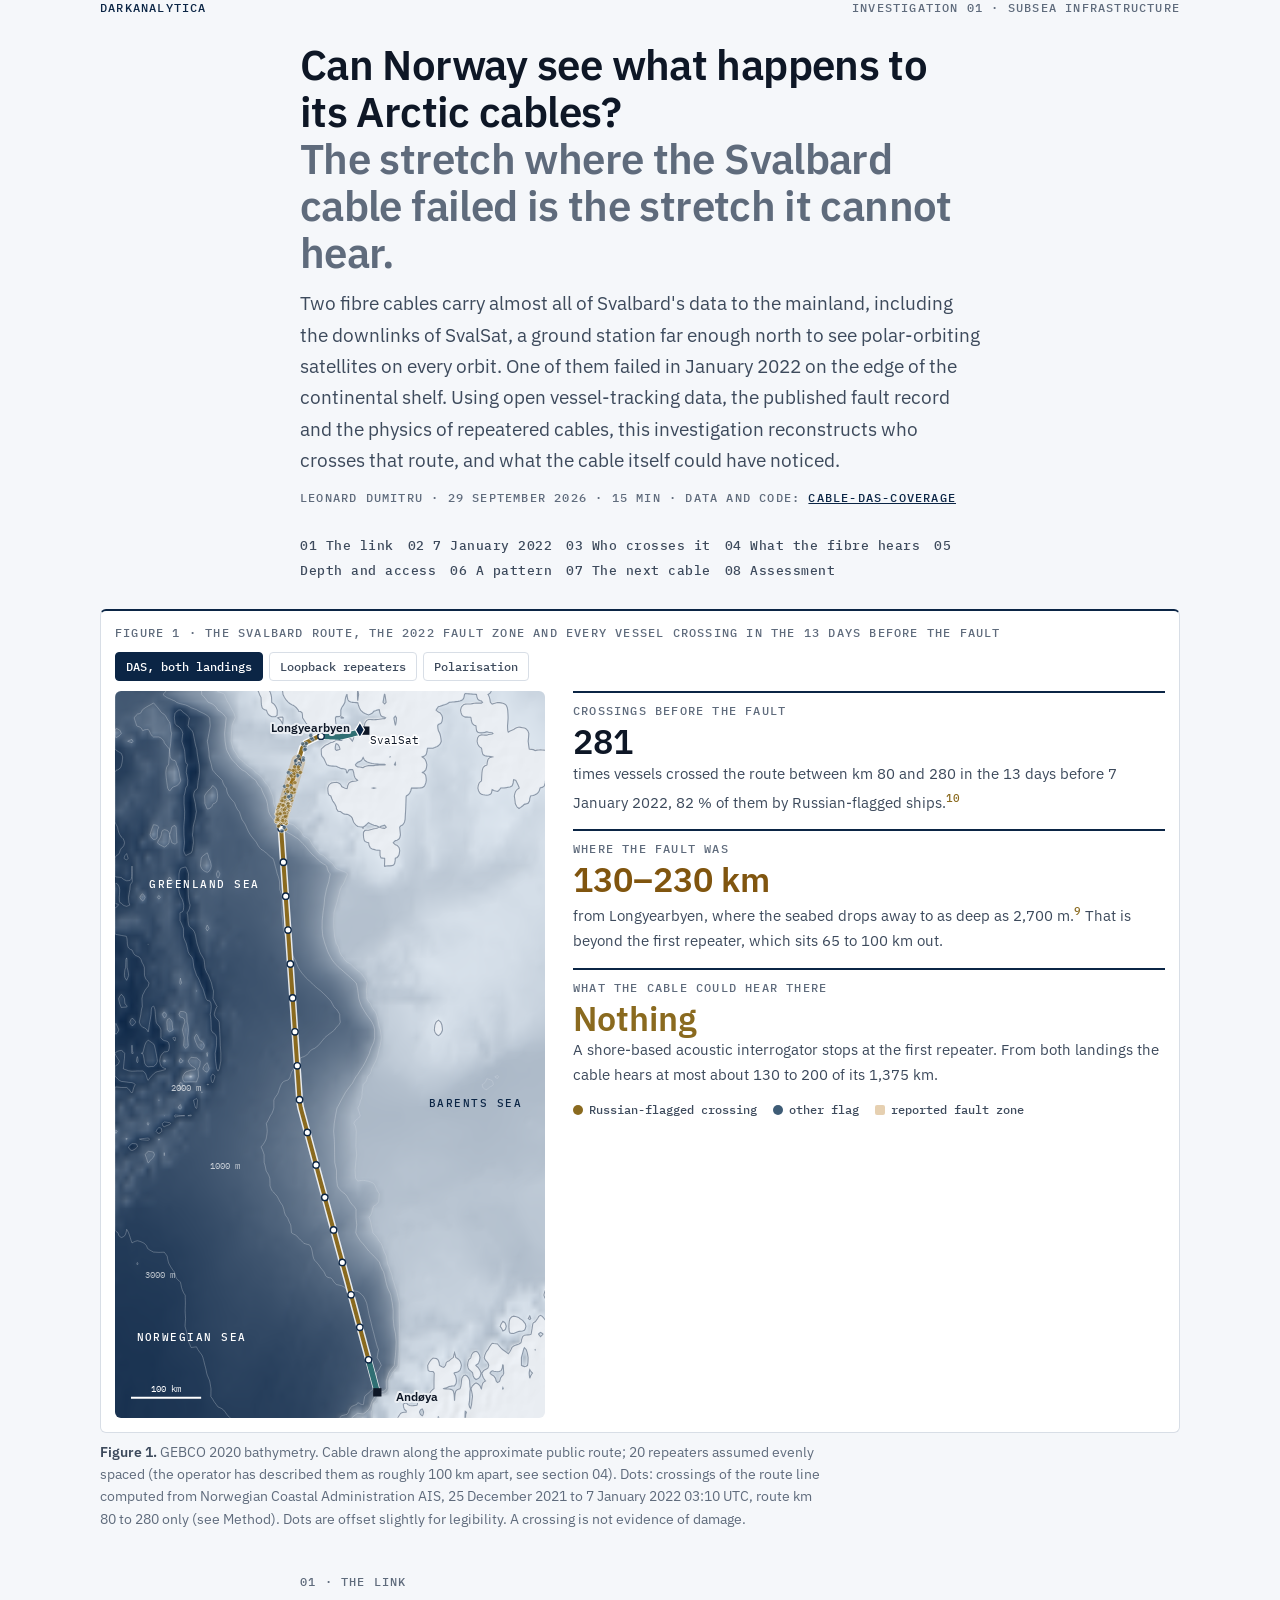
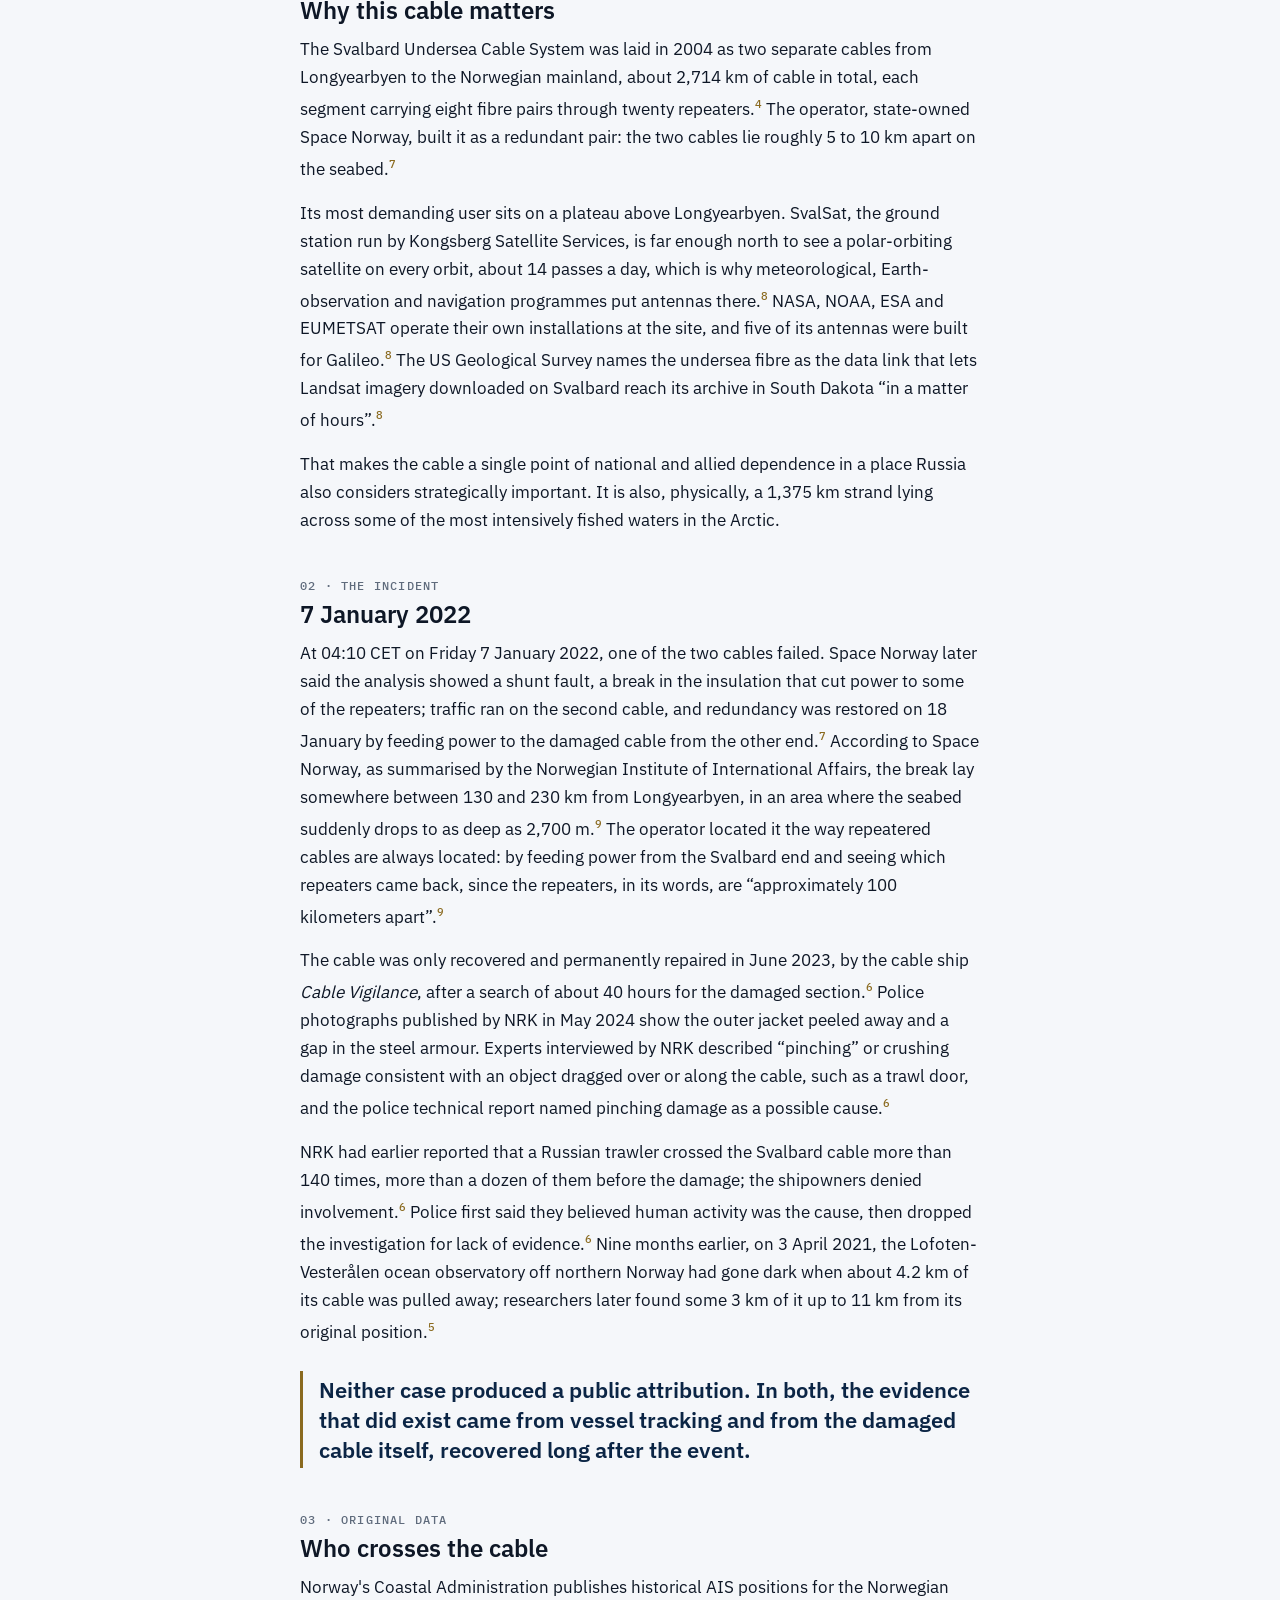
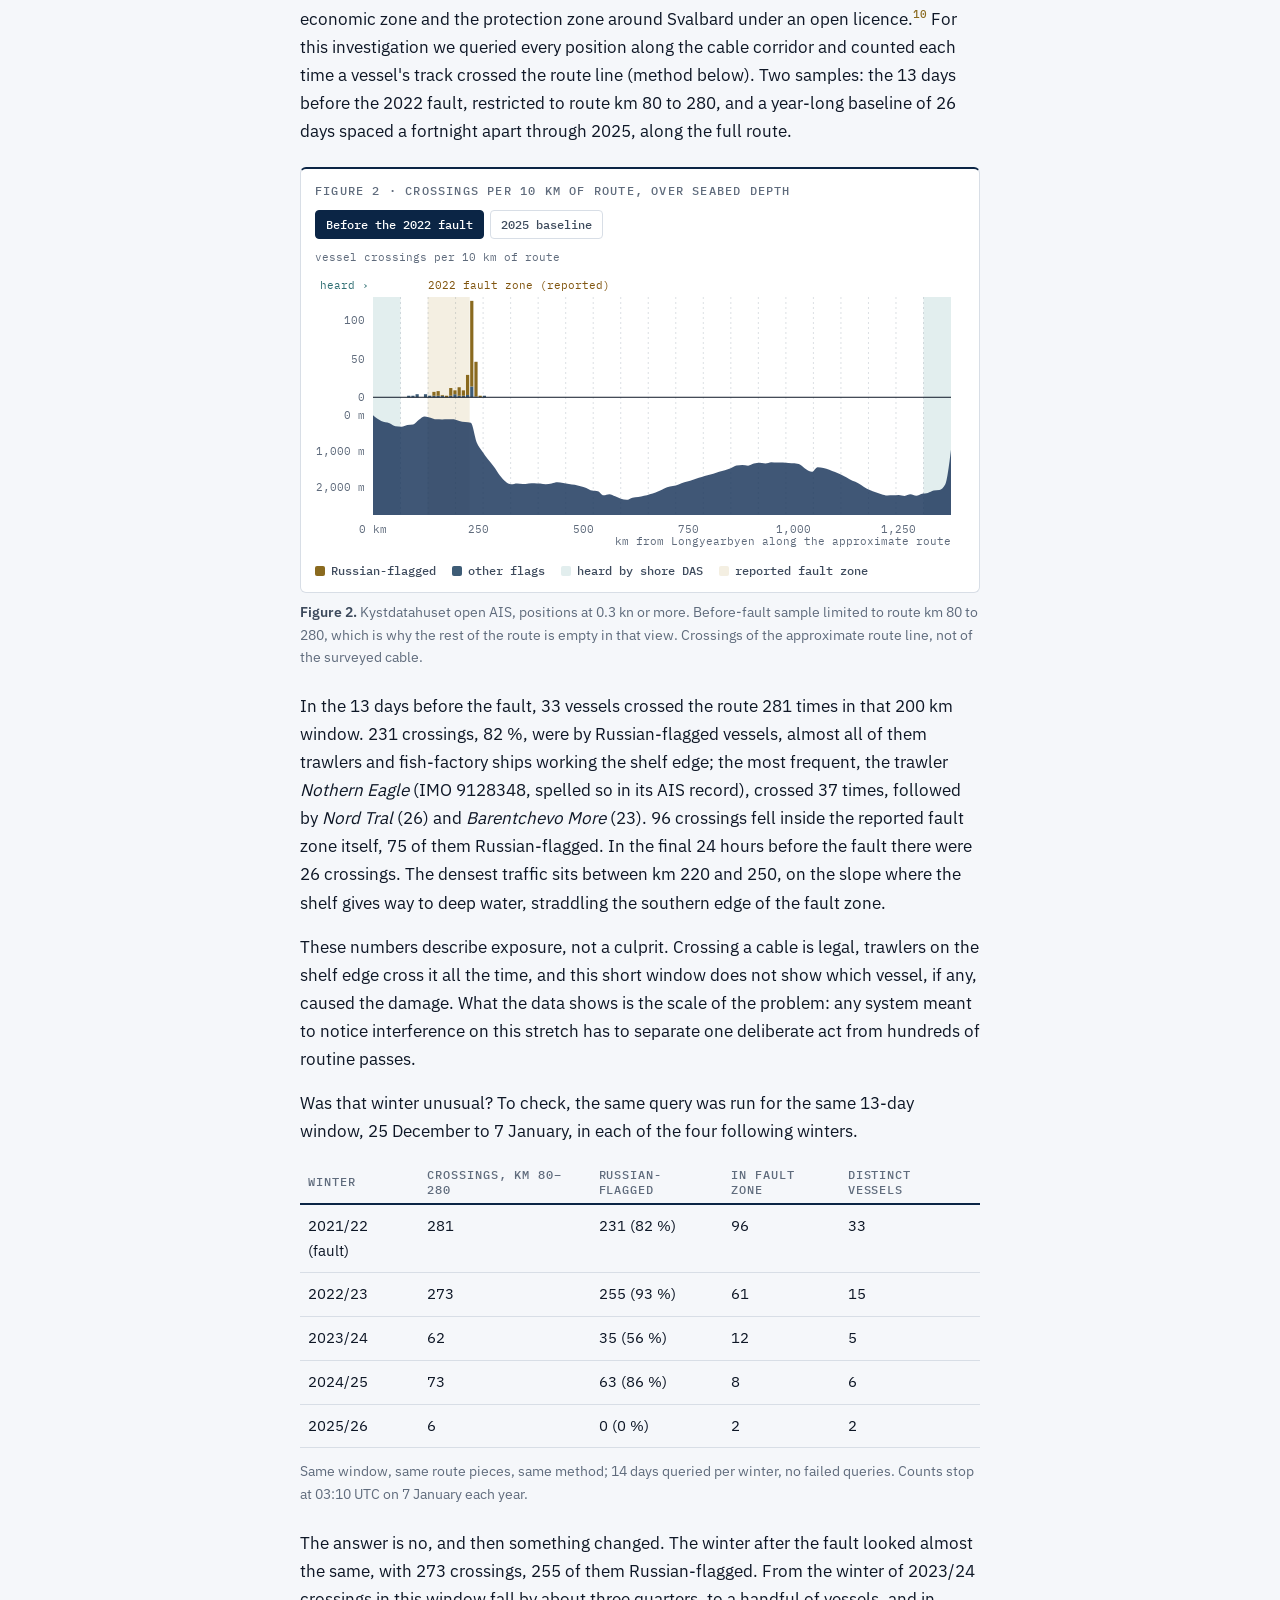
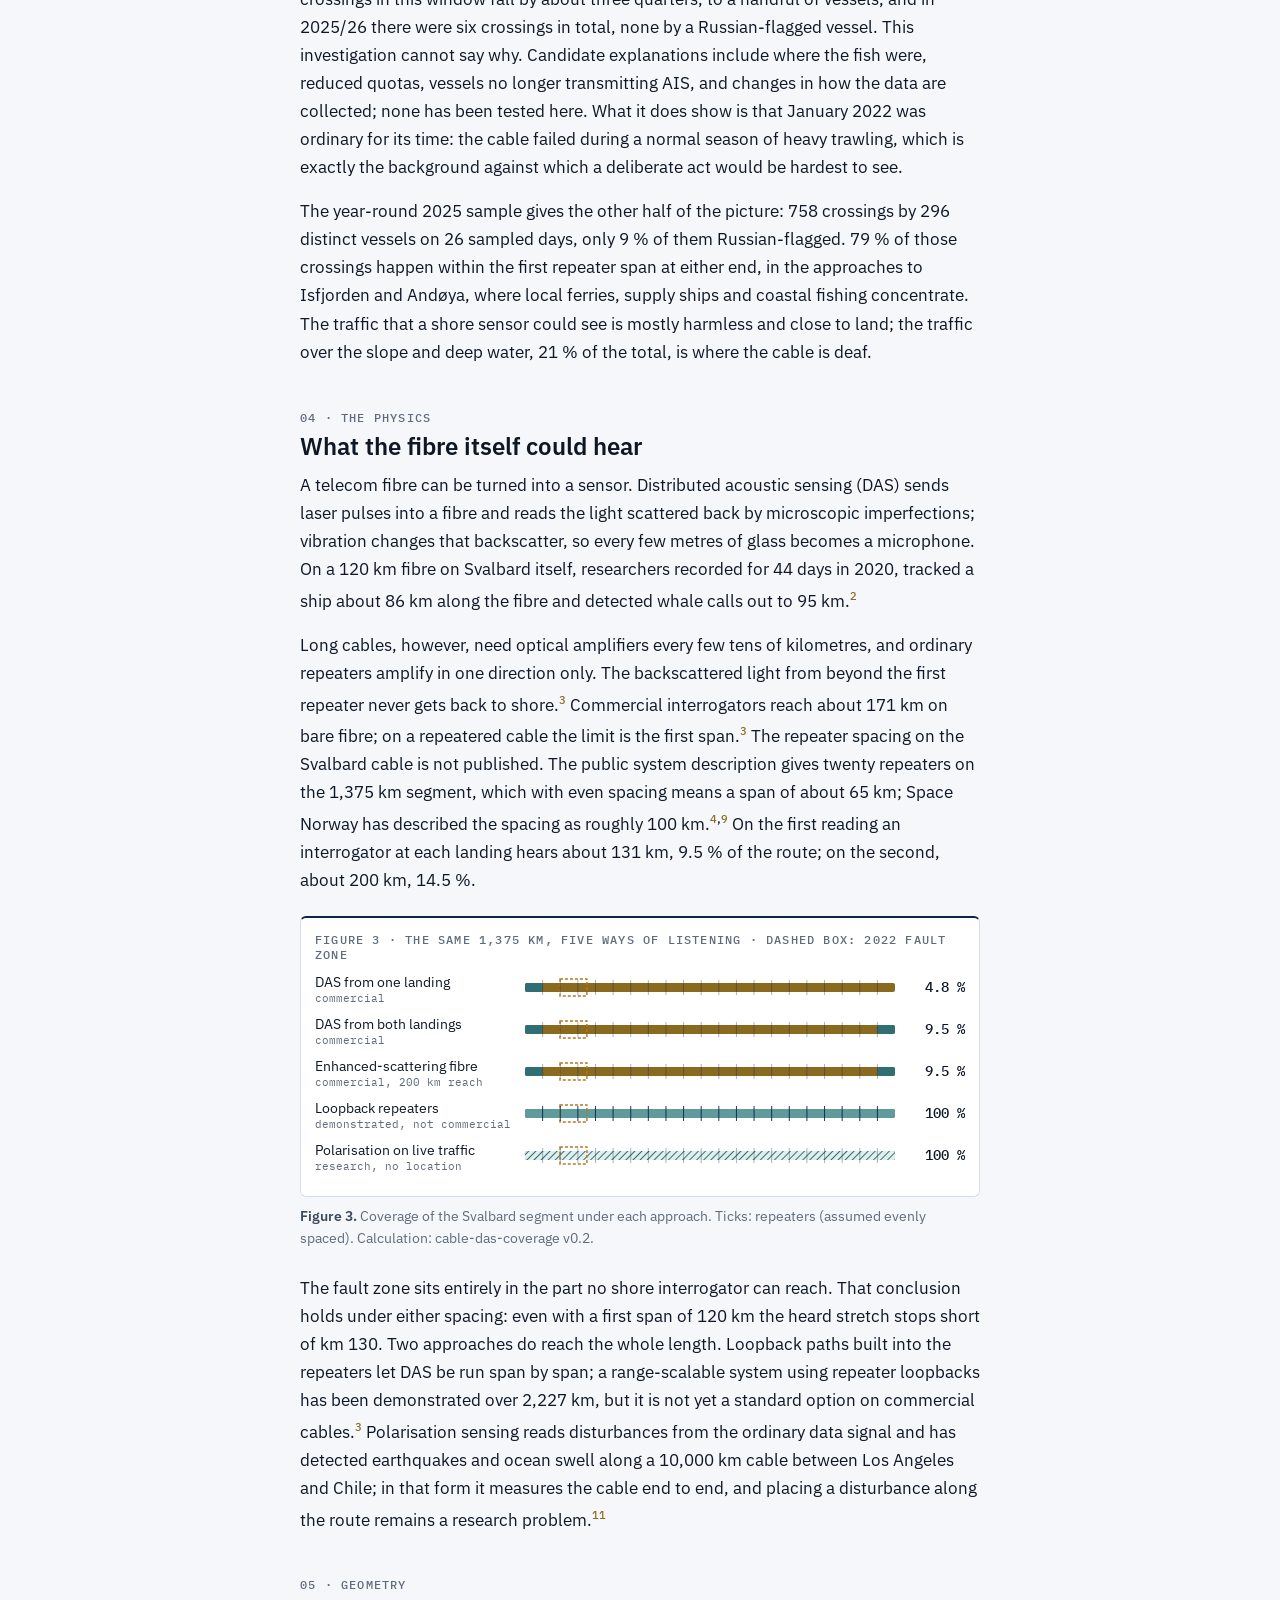
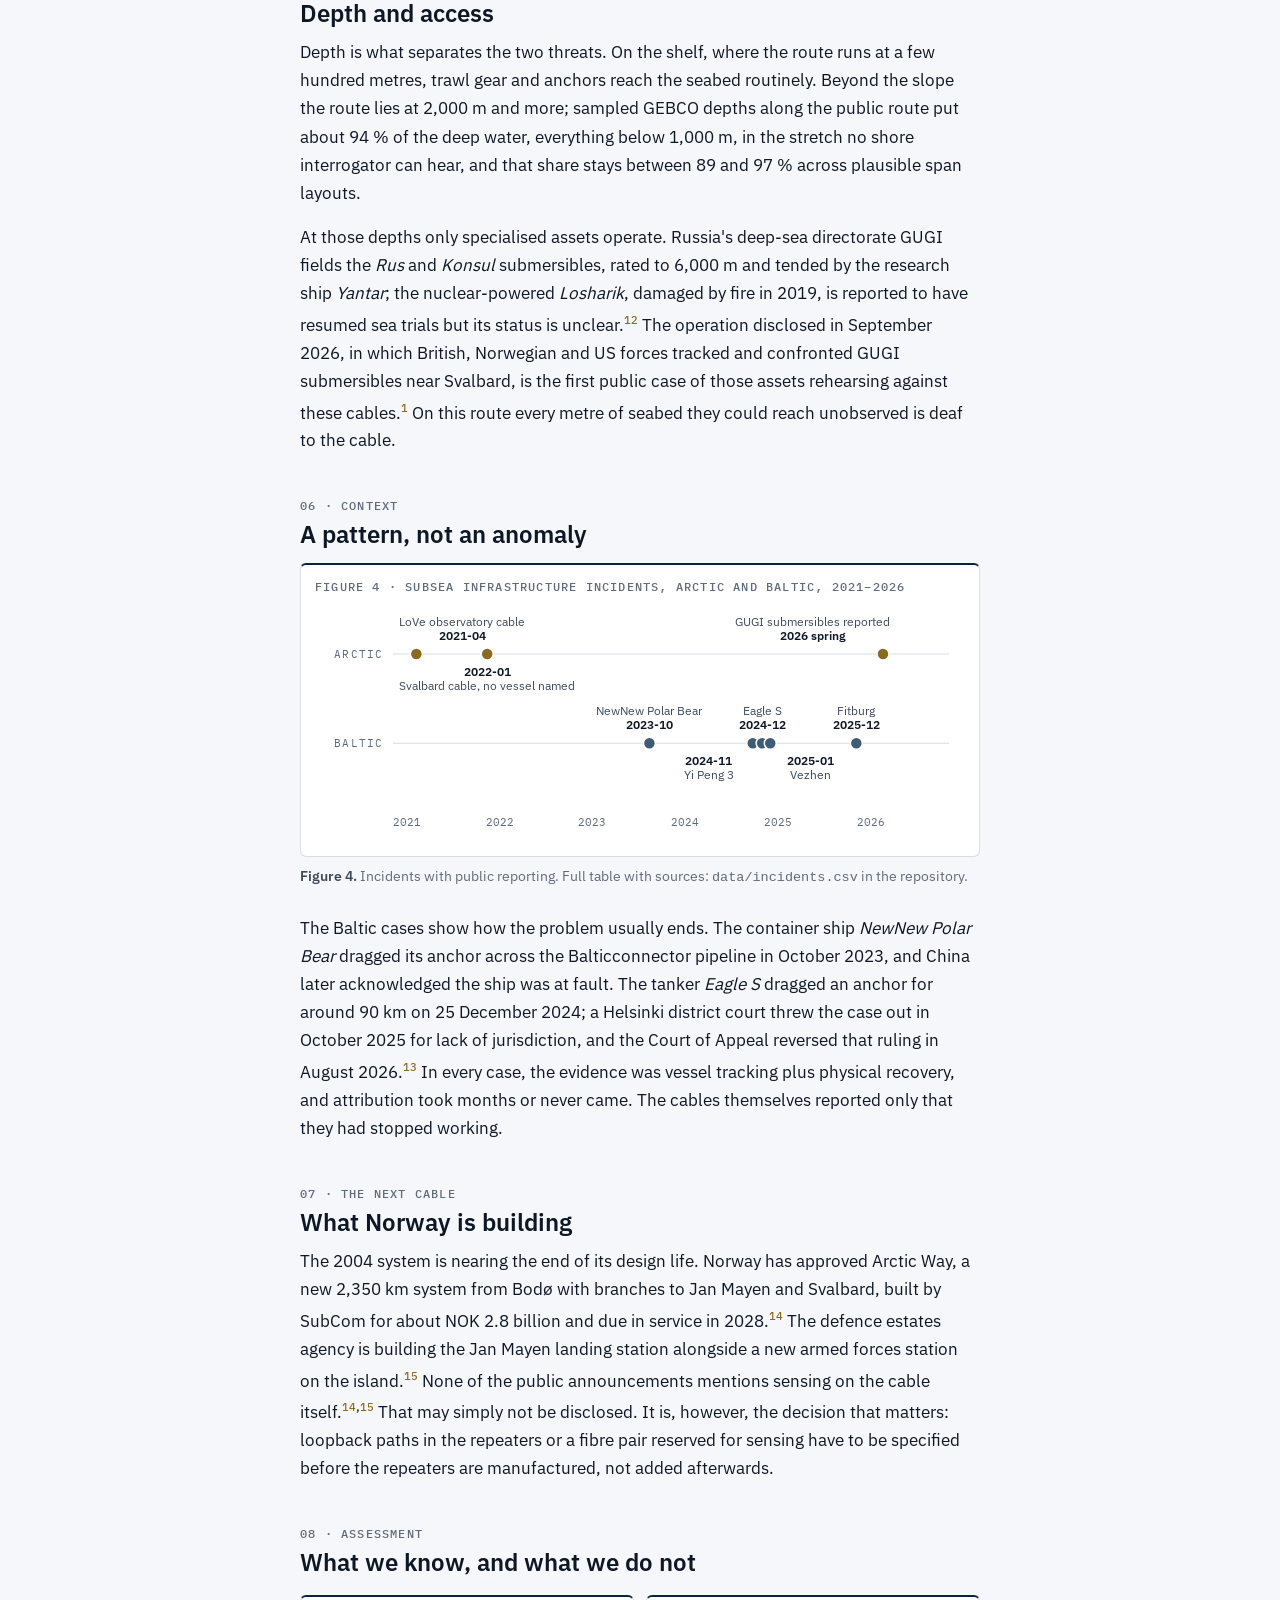
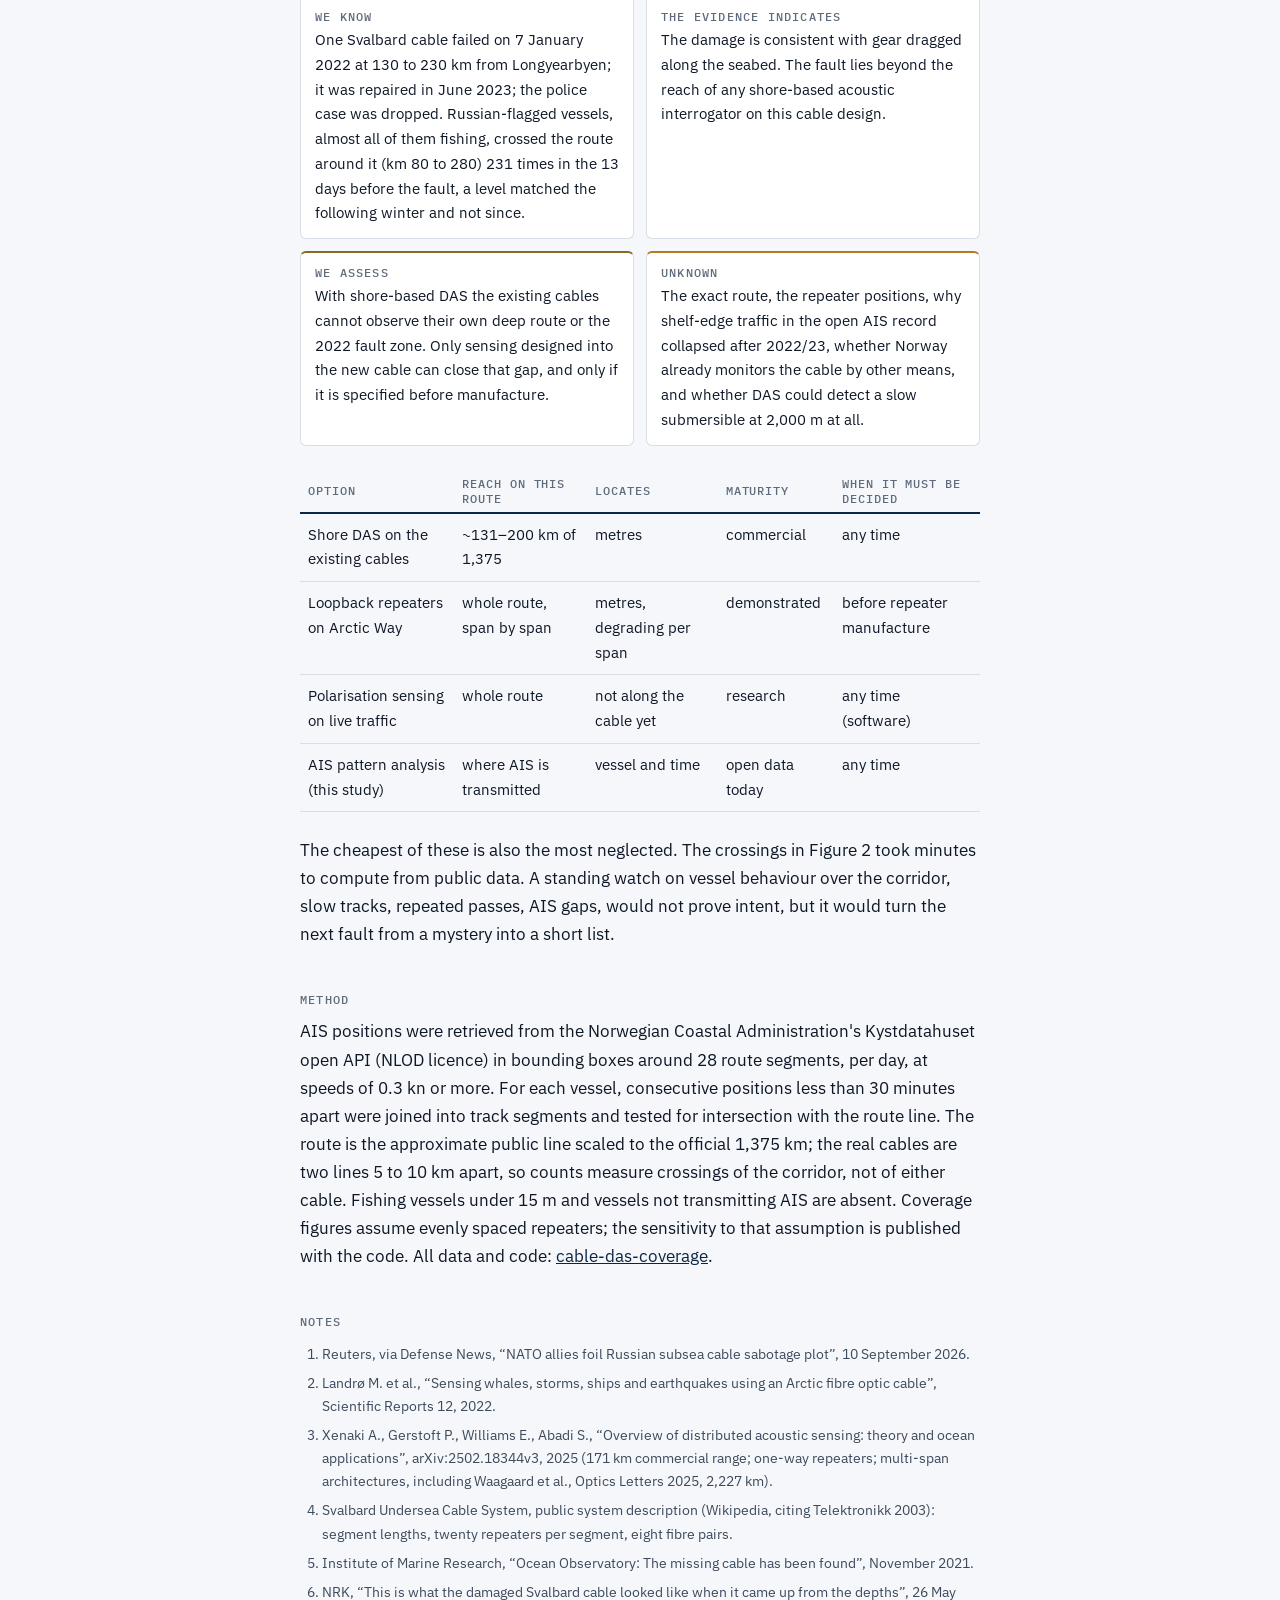
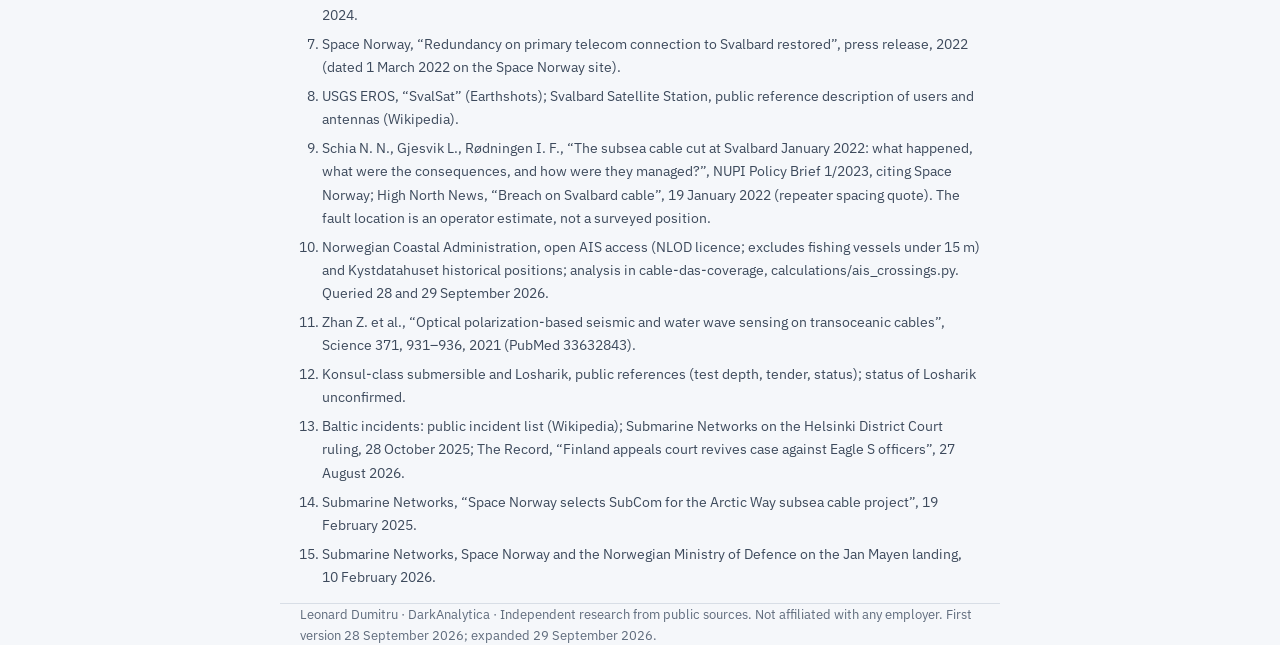
<file: research/subsea-cable-das/index.html>
<!doctype html><html lang="en"><head><meta charset="utf-8"><meta name="viewport" content="width=device-width,initial-scale=1">
<title>Can Norway see what happens to its Arctic cables? · DarkAnalytica</title>
<meta name="description" content="Reconstructing the Svalbard cable link, the January 2022 fault and the traffic that crosses it, from open AIS data. The stretch where the cable failed is the stretch it cannot hear.">
<meta name="author" content="Leonard Dumitru">
<link rel="canonical" href="https://darkanalytica1.github.io/research/subsea-cable-das/">
<meta property="og:type" content="article"><meta property="og:title" content="Can Norway see what happens to its Arctic cables?">
<meta property="og:description" content="The stretch where the Svalbard cable failed in 2022 is the stretch it cannot hear. Open AIS data, a fault record and the physics of repeatered cables.">
<meta property="og:image" content="https://darkanalytica1.github.io/research/subsea-cable-das/og.png"><meta name="twitter:card" content="summary_large_image">
<script type="application/ld+json">{"@context":"https://schema.org","@type":"Article","headline":"Can Norway see what happens to its Arctic cables?","author":{"@type":"Person","name":"Leonard Dumitru"},"datePublished":"2026-09-28","dateModified":"2026-09-29","image":"https://darkanalytica1.github.io/research/subsea-cable-das/og.png"}</script>
<style>
@font-face{font-family:"IBM Plex Sans";src:url(fonts/plex-sans-400.woff2);font-weight:400}
@font-face{font-family:"IBM Plex Sans";src:url(fonts/plex-sans-500.woff2);font-weight:500}
@font-face{font-family:"IBM Plex Sans";src:url(fonts/plex-sans-600.woff2);font-weight:600 700}
@font-face{font-family:"IBM Plex Mono";src:url(fonts/plex-mono-400.woff2);font-weight:400}
@font-face{font-family:"IBM Plex Mono";src:url(fonts/plex-mono-500.woff2);font-weight:500 600}
:root{--page:#F5F7FA;--line:#D8DEE6;--ink:#0E1726;--ink2:#3D4A5C;--ink3:#5F6B7C;--navy:#0B2545;--steel:#3E5C76;--brass:#8A6A1F;--teal:#2F6F73}
*{box-sizing:border-box}body{margin:0;background:var(--page);color:var(--ink);font:400 17px/1.65 "IBM Plex Sans",system-ui,sans-serif}
a{color:var(--navy)}
.w{max-width:720px;margin:0 auto;padding:0 20px}.wide{max-width:1120px;margin:0 auto;padding:0 20px}
.mono{font:500 12px "IBM Plex Mono",monospace;letter-spacing:.1em;text-transform:uppercase;color:var(--ink3)}
header{padding:28px 0 8px}header .bar{display:flex;justify-content:space-between}header .bar a{text-decoration:none;color:var(--navy)}
h1{font:600 clamp(28px,4.2vw,42px)/1.12 "IBM Plex Sans";letter-spacing:-.015em;margin:26px 0 12px}h1 span{display:block;color:var(--ink3)}
.dek{font-size:19px;color:var(--ink2);margin:0 0 10px}.by{margin:14px 0 28px}
h2{font:600 24px/1.25 "IBM Plex Sans";margin:44px 0 10px}h2 small{display:block;font:500 12px "IBM Plex Mono";letter-spacing:.1em;color:var(--ink3);text-transform:uppercase;margin-bottom:6px}
p{margin:0 0 16px}sup a{font:500 11px "IBM Plex Mono";text-decoration:none;color:var(--brass)}
.fig{background:#fff;border:1px solid var(--line);border-top:2px solid var(--navy);border-radius:6px;padding:14px;margin:26px 0 8px}
.fig .hd{display:flex;justify-content:space-between;gap:12px;flex-wrap:wrap;margin-bottom:10px}
.tabs{display:flex;gap:6px;flex-wrap:wrap}.tabs button{all:unset;cursor:pointer;font:500 12px "IBM Plex Mono";padding:6px 10px;border:1px solid var(--line);border-radius:4px;color:var(--ink2);transition:border-color .2s,background .2s}
.tabs button:hover{border-color:var(--steel)}.tabs button[aria-pressed=true]{background:var(--navy);color:#fff;border-color:var(--navy)}
.tabs button:focus-visible{outline:2px solid var(--brass);outline-offset:2px}
.grid{display:grid;grid-template-columns:400px 1fr;gap:18px}
.stat{border-top:1px solid var(--line);padding:10px 0}.stat b{display:block;font:600 34px/1.05 "IBM Plex Sans"}.stat span{font-size:14px;color:var(--ink2)}
.cap{font-size:13.5px;color:var(--ink3);margin:8px 0 24px}.cap b{color:var(--ink2)}
.tbl{overflow-x:auto;-webkit-overflow-scrolling:touch;margin:10px 0 24px}.tbl table{min-width:560px;margin:0}table{width:100%;border-collapse:collapse;font-size:15px;margin:10px 0 24px}th{font:500 11.5px "IBM Plex Mono";letter-spacing:.08em;text-transform:uppercase;color:var(--ink3);text-align:left;border-bottom:2px solid var(--navy);padding:6px 8px}
td{border-bottom:1px solid var(--line);padding:9px 8px;vertical-align:top}
.box{background:#fff;border:1px solid var(--line);border-left:3px solid var(--navy);border-radius:6px;padding:14px 16px;margin:18px 0}
.box .mono{display:block;margin-bottom:4px}
ol.src{font-size:14px;color:var(--ink2);padding-left:22px}ol.src li{margin:6px 0}
footer{border-top:1px solid var(--line);margin-top:48px;padding:20px 0 40px;font-size:13px;color:var(--ink3)}
@media(max-width:900px){.grid{grid-template-columns:1fr}#map{margin:0 auto}}
.hero{display:grid;grid-template-columns:auto 1fr;gap:28px;align-items:start}
.kf{border-top:2px solid var(--navy);padding-top:10px}.kf .mono{display:block}.kf b{display:block;font:600 34px/1.05 "IBM Plex Sans";margin:6px 0 2px}.kf p{font-size:15px;margin:0 0 14px;color:var(--ink2)}
.claims{display:grid;grid-template-columns:repeat(2,1fr);gap:12px;margin:18px 0 24px}.claims div{background:#fff;border:1px solid var(--line);border-top:2px solid var(--navy);border-radius:6px;padding:12px 14px;font-size:15px}
.claims div .mono{display:block;margin-bottom:4px}.claims .as{border-top-color:var(--brass)}.claims .un{border-top-color:#B7791F}
.legend{display:flex;gap:16px;flex-wrap:wrap;font:500 12px "IBM Plex Mono";color:var(--ink2);margin-top:6px}.legend i{display:inline-block;width:10px;height:10px;border-radius:50%;margin-right:6px;vertical-align:-1px}
.toc{font:500 12.5px "IBM Plex Mono";letter-spacing:.04em;color:var(--ink3);margin:6px 0 26px;line-height:2}.toc a{color:var(--ink2);text-decoration:none;margin-right:14px}
.pull{font:600 22px/1.35 "IBM Plex Sans";color:var(--navy);border-left:3px solid var(--brass);padding:4px 0 4px 16px;margin:26px 0}
@media(max-width:900px){.hero{grid-template-columns:1fr}.claims{grid-template-columns:1fr}}
</style></head><body>
</head><body>
<header class="wide"><div class="bar mono"><a href="/">DarkAnalytica</a><span>Investigation 01 · Subsea infrastructure</span></div></header>
<main>
<div class="w">
<h1>Can Norway see what happens to its Arctic cables?<span>The stretch where the Svalbard cable failed is the stretch it cannot hear.</span></h1>
<p class="dek">Two fibre cables carry almost all of Svalbard's data to the mainland, including the downlinks of SvalSat, a ground station far enough north to see polar-orbiting satellites on every orbit. One of them failed in January 2022 on the edge of the continental shelf. Using open vessel-tracking data, the published fault record and the physics of repeatered cables, this investigation reconstructs who crosses that route, and what the cable itself could have noticed.</p>
<div class="by mono">Leonard Dumitru · 29 September 2026 · 15 min · data and code: <a href="https://github.com/darkanalytica1/cable-das-coverage">cable-das-coverage</a></div>
<div class="toc"><a href="#c1">01 The link</a><a href="#c2">02 7 January 2022</a><a href="#c3">03 Who crosses it</a><a href="#c4">04 What the fibre hears</a><a href="#c5">05 Depth and access</a><a href="#c6">06 A pattern</a><a href="#c7">07 The next cable</a><a href="#c8">08 Assessment</a></div>
</div>

<div class="wide"><div class="fig">
 <div class="hd"><span class="mono">Figure 1 · The Svalbard route, the 2022 fault zone and every vessel crossing in the 13 days before the fault</span>
  <div class="tabs" role="group" aria-label="Sensing configuration">
   <button data-s="dual" aria-pressed="true">DAS, both landings</button><button data-s="loop" aria-pressed="false">Loopback repeaters</button><button data-s="sop" aria-pressed="false">Polarisation</button></div></div>
 <div class="hero"><div id="map"><noscript><img src="static.png" alt="Map of the Svalbard cable route with the 2022 fault zone and vessel crossings" style="width:100%"></noscript></div>
  <div>
   <div class="kf"><span class="mono">Crossings before the fault</span><b>281</b><p>times vessels crossed the route between km 80 and 280 in the 13 days before 7 January 2022, 82 % of them by Russian-flagged ships.<sup><a href="#n10">10</a></sup></p></div>
   <div class="kf"><span class="mono">Where the fault was</span><b style="color:#80550F">130–230 km</b><p>from Longyearbyen, where the seabed drops away to as deep as 2,700 m.<sup><a href="#n9">9</a></sup> That is beyond the first repeater, which sits 65 to 100 km out.</p></div>
   <div class="kf"><span class="mono">What the cable could hear there</span><b style="color:var(--brass)">Nothing</b><p>A shore-based acoustic interrogator stops at the first repeater. From both landings the cable hears at most about 130 to 200 of its 1,375 km.</p></div>
   <div class="legend"><span><i style="background:#8A6A1F"></i>Russian-flagged crossing</span><span><i style="background:#3E5C76"></i>other flag</span><span><i style="background:#B7791F;opacity:.35;border-radius:2px"></i>reported fault zone</span></div>
  </div></div>
</div>
<p class="cap w" style="padding:0"><b>Figure 1.</b> GEBCO 2020 bathymetry. Cable drawn along the approximate public route; 20 repeaters assumed evenly spaced (the operator has described them as roughly 100 km apart, see section 04). Dots: crossings of the route line computed from Norwegian Coastal Administration AIS, 25 December 2021 to 7 January 2022 03:10 UTC, route km 80 to 280 only (see Method). Dots are offset slightly for legibility. A crossing is not evidence of damage.</p></div>

<div class="w">
<h2 id="c1"><small>01 · The link</small>Why this cable matters</h2>
<p>The Svalbard Undersea Cable System was laid in 2004 as two separate cables from Longyearbyen to the Norwegian mainland, about 2,714 km of cable in total, each segment carrying eight fibre pairs through twenty repeaters.<sup><a href="#n4">4</a></sup> The operator, state-owned Space Norway, built it as a redundant pair: the two cables lie roughly 5 to 10 km apart on the seabed.<sup><a href="#n7">7</a></sup></p>
<p>Its most demanding user sits on a plateau above Longyearbyen. SvalSat, the ground station run by Kongsberg Satellite Services, is far enough north to see a polar-orbiting satellite on every orbit, about 14 passes a day, which is why meteorological, Earth-observation and navigation programmes put antennas there.<sup><a href="#n8">8</a></sup> NASA, NOAA, ESA and EUMETSAT operate their own installations at the site, and five of its antennas were built for Galileo.<sup><a href="#n8">8</a></sup> The US Geological Survey names the undersea fibre as the data link that lets Landsat imagery downloaded on Svalbard reach its archive in South Dakota “in a matter of hours”.<sup><a href="#n8">8</a></sup></p>
<p>That makes the cable a single point of national and allied dependence in a place Russia also considers strategically important. It is also, physically, a 1,375 km strand lying across some of the most intensively fished waters in the Arctic.</p>

<h2 id="c2"><small>02 · The incident</small>7 January 2022</h2>
<p>At 04:10 CET on Friday 7 January 2022, one of the two cables failed. Space Norway later said the analysis showed a shunt fault, a break in the insulation that cut power to some of the repeaters; traffic ran on the second cable, and redundancy was restored on 18 January by feeding power to the damaged cable from the other end.<sup><a href="#n7">7</a></sup> According to Space Norway, as summarised by the Norwegian Institute of International Affairs, the break lay somewhere between 130 and 230 km from Longyearbyen, in an area where the seabed suddenly drops to as deep as 2,700 m.<sup><a href="#n9">9</a></sup> The operator located it the way repeatered cables are always located: by feeding power from the Svalbard end and seeing which repeaters came back, since the repeaters, in its words, are “approximately 100 kilometers apart”.<sup><a href="#n9">9</a></sup></p>
<p>The cable was only recovered and permanently repaired in June 2023, by the cable ship <i>Cable Vigilance</i>, after a search of about 40 hours for the damaged section.<sup><a href="#n6">6</a></sup> Police photographs published by NRK in May 2024 show the outer jacket peeled away and a gap in the steel armour. Experts interviewed by NRK described “pinching” or crushing damage consistent with an object dragged over or along the cable, such as a trawl door, and the police technical report named pinching damage as a possible cause.<sup><a href="#n6">6</a></sup></p>
<p>NRK had earlier reported that a Russian trawler crossed the Svalbard cable more than 140 times, more than a dozen of them before the damage; the shipowners denied involvement.<sup><a href="#n6">6</a></sup> Police first said they believed human activity was the cause, then dropped the investigation for lack of evidence.<sup><a href="#n6">6</a></sup> Nine months earlier, on 3 April 2021, the Lofoten-Vesterålen ocean observatory off northern Norway had gone dark when about 4.2 km of its cable was pulled away; researchers later found some 3 km of it up to 11 km from its original position.<sup><a href="#n5">5</a></sup></p>
<div class="pull">Neither case produced a public attribution. In both, the evidence that did exist came from vessel tracking and from the damaged cable itself, recovered long after the event.</div>

<h2 id="c3"><small>03 · Original data</small>Who crosses the cable</h2>
<p>Norway's Coastal Administration publishes historical AIS positions for the Norwegian economic zone and the protection zone around Svalbard under an open licence.<sup><a href="#n10">10</a></sup> For this investigation we queried every position along the cable corridor and counted each time a vessel's track crossed the route line (method below). Two samples: the 13 days before the 2022 fault, restricted to route km 80 to 280, and a year-long baseline of 26 days spaced a fortnight apart through 2025, along the full route.</p>
<div class="fig" style="margin:22px 0 8px"><div class="hd"><span class="mono">Figure 2 · Crossings per 10 km of route, over seabed depth</span>
 <div class="tabs" role="group" aria-label="Sample"><button data-c="jan2022" aria-pressed="true">Before the 2022 fault</button><button data-c="y2025" aria-pressed="false">2025 baseline</button></div></div>
 <div id="cross"></div><div class="legend"><span><i style="background:#8A6A1F;border-radius:2px"></i>Russian-flagged</span><span><i style="background:#3E5C76;border-radius:2px"></i>other flags</span><span><i style="background:#E2EEEE;border-radius:2px"></i>heard by shore DAS</span><span><i style="background:#F4EFE2;border-radius:2px"></i>reported fault zone</span></div></div>
<p class="cap"><b>Figure 2.</b> Kystdatahuset open AIS, positions at 0.3 kn or more. Before-fault sample limited to route km 80 to 280, which is why the rest of the route is empty in that view. Crossings of the approximate route line, not of the surveyed cable.</p>
<p>In the 13 days before the fault, 33 vessels crossed the route 281 times in that 200 km window. 231 crossings, 82 %, were by Russian-flagged vessels, almost all of them trawlers and fish-factory ships working the shelf edge; the most frequent, the trawler <i>Nothern Eagle</i> (IMO 9128348, spelled so in its AIS record), crossed 37 times, followed by <i>Nord Tral</i> (26) and <i>Barentchevo More</i> (23). 96 crossings fell inside the reported fault zone itself, 75 of them Russian-flagged. In the final 24 hours before the fault there were 26 crossings. The densest traffic sits between km 220 and 250, on the slope where the shelf gives way to deep water, straddling the southern edge of the fault zone.</p>
<p>These numbers describe exposure, not a culprit. Crossing a cable is legal, trawlers on the shelf edge cross it all the time, and this short window does not show which vessel, if any, caused the damage. What the data shows is the scale of the problem: any system meant to notice interference on this stretch has to separate one deliberate act from hundreds of routine passes.</p>
<p>Was that winter unusual? To check, the same query was run for the same 13-day window, 25 December to 7 January, in each of the four following winters.</p>
<div class="tbl"><table><thead><tr><th>Winter</th><th>Crossings, km 80–280</th><th>Russian-flagged</th><th>In fault zone</th><th>Distinct vessels</th></tr></thead><tbody>
<tr><td>2021/22 (fault)</td><td>281</td><td>231 (82 %)</td><td>96</td><td>33</td></tr>
<tr><td>2022/23</td><td>273</td><td>255 (93 %)</td><td>61</td><td>15</td></tr>
<tr><td>2023/24</td><td>62</td><td>35 (56 %)</td><td>12</td><td>5</td></tr>
<tr><td>2024/25</td><td>73</td><td>63 (86 %)</td><td>8</td><td>6</td></tr>
<tr><td>2025/26</td><td>6</td><td>0 (0 %)</td><td>2</td><td>2</td></tr>
</tbody></table></div>
<p class="cap" style="margin-top:-12px">Same window, same route pieces, same method; 14 days queried per winter, no failed queries. Counts stop at 03:10 UTC on 7 January each year.</p>
<p>The answer is no, and then something changed. The winter after the fault looked almost the same, with 273 crossings, 255 of them Russian-flagged. From the winter of 2023/24 crossings in this window fall by about three quarters, to a handful of vessels, and in 2025/26 there were six crossings in total, none by a Russian-flagged vessel. This investigation cannot say why. Candidate explanations include where the fish were, reduced quotas, vessels no longer transmitting AIS, and changes in how the data are collected; none has been tested here. What it does show is that January 2022 was ordinary for its time: the cable failed during a normal season of heavy trawling, which is exactly the background against which a deliberate act would be hardest to see.</p>
<p>The year-round 2025 sample gives the other half of the picture: 758 crossings by 296 distinct vessels on 26 sampled days, only 9 % of them Russian-flagged. 79 % of those crossings happen within the first repeater span at either end, in the approaches to Isfjorden and Andøya, where local ferries, supply ships and coastal fishing concentrate. The traffic that a shore sensor could see is mostly harmless and close to land; the traffic over the slope and deep water, 21 % of the total, is where the cable is deaf.</p>

<h2 id="c4"><small>04 · The physics</small>What the fibre itself could hear</h2>
<p>A telecom fibre can be turned into a sensor. Distributed acoustic sensing (DAS) sends laser pulses into a fibre and reads the light scattered back by microscopic imperfections; vibration changes that backscatter, so every few metres of glass becomes a microphone. On a 120 km fibre on Svalbard itself, researchers recorded for 44 days in 2020, tracked a ship about 86 km along the fibre and detected whale calls out to 95 km.<sup><a href="#n2">2</a></sup></p>
<p>Long cables, however, need optical amplifiers every few tens of kilometres, and ordinary repeaters amplify in one direction only. The backscattered light from beyond the first repeater never gets back to shore.<sup><a href="#n3">3</a></sup> Commercial interrogators reach about 171 km on bare fibre; on a repeatered cable the limit is the first span.<sup><a href="#n3">3</a></sup> The repeater spacing on the Svalbard cable is not published. The public system description gives twenty repeaters on the 1,375 km segment, which with even spacing means a span of about 65 km; Space Norway has described the spacing as roughly 100 km.<sup><a href="#n4">4</a>,<a href="#n9">9</a></sup> On the first reading an interrogator at each landing hears about 131 km, 9.5 % of the route; on the second, about 200 km, 14.5 %.</p>
<div class="fig" style="margin:22px 0 8px"><div class="hd"><span class="mono">Figure 3 · The same 1,375 km, five ways of listening · dashed box: 2022 fault zone</span></div><div id="mult"></div></div>
<p class="cap"><b>Figure 3.</b> Coverage of the Svalbard segment under each approach. Ticks: repeaters (assumed evenly spaced). Calculation: cable-das-coverage v0.2.</p>
<p>The fault zone sits entirely in the part no shore interrogator can reach. That conclusion holds under either spacing: even with a first span of 120 km the heard stretch stops short of km 130. Two approaches do reach the whole length. Loopback paths built into the repeaters let DAS be run span by span; a range-scalable system using repeater loopbacks has been demonstrated over 2,227 km, but it is not yet a standard option on commercial cables.<sup><a href="#n3">3</a></sup> Polarisation sensing reads disturbances from the ordinary data signal and has detected earthquakes and ocean swell along a 10,000 km cable between Los Angeles and Chile; in that form it measures the cable end to end, and placing a disturbance along the route remains a research problem.<sup><a href="#n11">11</a></sup></p>

<h2 id="c5"><small>05 · Geometry</small>Depth and access</h2>
<p>Depth is what separates the two threats. On the shelf, where the route runs at a few hundred metres, trawl gear and anchors reach the seabed routinely. Beyond the slope the route lies at 2,000 m and more; sampled GEBCO depths along the public route put about 94 % of the deep water, everything below 1,000 m, in the stretch no shore interrogator can hear, and that share stays between 89 and 97 % across plausible span layouts.</p>
<p>At those depths only specialised assets operate. Russia's deep-sea directorate GUGI fields the <i>Rus</i> and <i>Konsul</i> submersibles, rated to 6,000 m and tended by the research ship <i>Yantar</i>; the nuclear-powered <i>Losharik</i>, damaged by fire in 2019, is reported to have resumed sea trials but its status is unclear.<sup><a href="#n12">12</a></sup> The operation disclosed in September 2026, in which British, Norwegian and US forces tracked and confronted GUGI submersibles near Svalbard, is the first public case of those assets rehearsing against these cables.<sup><a href="#n1">1</a></sup> On this route every metre of seabed they could reach unobserved is deaf to the cable.</p>

<h2 id="c6"><small>06 · Context</small>A pattern, not an anomaly</h2>
<div class="fig" style="margin:14px 0 8px"><div class="hd"><span class="mono">Figure 4 · Subsea infrastructure incidents, Arctic and Baltic, 2021–2026</span></div><div id="tl"></div></div>
<p class="cap"><b>Figure 4.</b> Incidents with public reporting. Full table with sources: <code>data/incidents.csv</code> in the repository.</p>
<p>The Baltic cases show how the problem usually ends. The container ship <i>NewNew Polar Bear</i> dragged its anchor across the Balticconnector pipeline in October 2023, and China later acknowledged the ship was at fault. The tanker <i>Eagle S</i> dragged an anchor for around 90 km on 25 December 2024; a Helsinki district court threw the case out in October 2025 for lack of jurisdiction, and the Court of Appeal reversed that ruling in August 2026.<sup><a href="#n13">13</a></sup> In every case, the evidence was vessel tracking plus physical recovery, and attribution took months or never came. The cables themselves reported only that they had stopped working.</p>

<h2 id="c7"><small>07 · The next cable</small>What Norway is building</h2>
<p>The 2004 system is nearing the end of its design life. Norway has approved Arctic Way, a new 2,350 km system from Bodø with branches to Jan Mayen and Svalbard, built by SubCom for about NOK 2.8 billion and due in service in 2028.<sup><a href="#n14">14</a></sup> The defence estates agency is building the Jan Mayen landing station alongside a new armed forces station on the island.<sup><a href="#n15">15</a></sup> None of the public announcements mentions sensing on the cable itself.<sup><a href="#n14">14</a>,<a href="#n15">15</a></sup> That may simply not be disclosed. It is, however, the decision that matters: loopback paths in the repeaters or a fibre pair reserved for sensing have to be specified before the repeaters are manufactured, not added afterwards.</p>

<h2 id="c8"><small>08 · Assessment</small>What we know, and what we do not</h2>
<div class="claims">
 <div><span class="mono">We know</span>One Svalbard cable failed on 7 January 2022 at 130 to 230 km from Longyearbyen; it was repaired in June 2023; the police case was dropped. Russian-flagged vessels, almost all of them fishing, crossed the route around it (km 80 to 280) 231 times in the 13 days before the fault, a level matched the following winter and not since.</div>
 <div><span class="mono">The evidence indicates</span>The damage is consistent with gear dragged along the seabed. The fault lies beyond the reach of any shore-based acoustic interrogator on this cable design.</div>
 <div class="as"><span class="mono">We assess</span>With shore-based DAS the existing cables cannot observe their own deep route or the 2022 fault zone. Only sensing designed into the new cable can close that gap, and only if it is specified before manufacture.</div>
 <div class="un"><span class="mono">Unknown</span>The exact route, the repeater positions, why shelf-edge traffic in the open AIS record collapsed after 2022/23, whether Norway already monitors the cable by other means, and whether DAS could detect a slow submersible at 2,000 m at all.</div>
</div>
<div class="tbl"><table><thead><tr><th>Option</th><th>Reach on this route</th><th>Locates</th><th>Maturity</th><th>When it must be decided</th></tr></thead><tbody>
<tr><td>Shore DAS on the existing cables</td><td>~131–200 km of 1,375</td><td>metres</td><td>commercial</td><td>any time</td></tr>
<tr><td>Loopback repeaters on Arctic Way</td><td>whole route, span by span</td><td>metres, degrading per span</td><td>demonstrated</td><td>before repeater manufacture</td></tr>
<tr><td>Polarisation sensing on live traffic</td><td>whole route</td><td>not along the cable yet</td><td>research</td><td>any time (software)</td></tr>
<tr><td>AIS pattern analysis (this study)</td><td>where AIS is transmitted</td><td>vessel and time</td><td>open data today</td><td>any time</td></tr>
</tbody></table></div>
<p>The cheapest of these is also the most neglected. The crossings in Figure 2 took minutes to compute from public data. A standing watch on vessel behaviour over the corridor, slow tracks, repeated passes, AIS gaps, would not prove intent, but it would turn the next fault from a mystery into a short list.</p>

<h2><small>Method</small></h2>
<p>AIS positions were retrieved from the Norwegian Coastal Administration's Kystdatahuset open API (NLOD licence) in bounding boxes around 28 route segments, per day, at speeds of 0.3 kn or more. For each vessel, consecutive positions less than 30 minutes apart were joined into track segments and tested for intersection with the route line. The route is the approximate public line scaled to the official 1,375 km; the real cables are two lines 5 to 10 km apart, so counts measure crossings of the corridor, not of either cable. Fishing vessels under 15 m and vessels not transmitting AIS are absent. Coverage figures assume evenly spaced repeaters; the sensitivity to that assumption is published with the code. All data and code: <a href="https://github.com/darkanalytica1/cable-das-coverage">cable-das-coverage</a>.</p>

<h2><small>Notes</small></h2>
<ol class="src">
<li id="n1">Reuters, via Defense News, “NATO allies foil Russian subsea cable sabotage plot”, 10 September 2026.</li>
<li id="n2">Landrø M. et al., “Sensing whales, storms, ships and earthquakes using an Arctic fibre optic cable”, Scientific Reports 12, 2022.</li>
<li id="n3">Xenaki A., Gerstoft P., Williams E., Abadi S., “Overview of distributed acoustic sensing: theory and ocean applications”, arXiv:2502.18344v3, 2025 (171 km commercial range; one-way repeaters; multi-span architectures, including Waagaard et al., Optics Letters 2025, 2,227 km).</li>
<li id="n4">Svalbard Undersea Cable System, public system description (Wikipedia, citing Telektronikk 2003): segment lengths, twenty repeaters per segment, eight fibre pairs.</li>
<li id="n5">Institute of Marine Research, “Ocean Observatory: The missing cable has been found”, November 2021.</li>
<li id="n6">NRK, “This is what the damaged Svalbard cable looked like when it came up from the depths”, 26 May 2024.</li>
<li id="n7">Space Norway, “Redundancy on primary telecom connection to Svalbard restored”, press release, 2022 (dated 1 March 2022 on the Space Norway site).</li>
<li id="n8">USGS EROS, “SvalSat” (Earthshots); Svalbard Satellite Station, public reference description of users and antennas (Wikipedia).</li>
<li id="n9">Schia N. N., Gjesvik L., Rødningen I. F., “The subsea cable cut at Svalbard January 2022: what happened, what were the consequences, and how were they managed?”, NUPI Policy Brief 1/2023, citing Space Norway; High North News, “Breach on Svalbard cable”, 19 January 2022 (repeater spacing quote). The fault location is an operator estimate, not a surveyed position.</li>
<li id="n10">Norwegian Coastal Administration, open AIS access (NLOD licence; excludes fishing vessels under 15 m) and Kystdatahuset historical positions; analysis in cable-das-coverage, calculations/ais_crossings.py. Queried 28 and 29 September 2026.</li>
<li id="n11">Zhan Z. et al., “Optical polarization-based seismic and water wave sensing on transoceanic cables”, Science 371, 931–936, 2021 (PubMed 33632843).</li>
<li id="n12">Konsul-class submersible and Losharik, public references (test depth, tender, status); status of Losharik unconfirmed.</li>
<li id="n13">Baltic incidents: public incident list (Wikipedia); Submarine Networks on the Helsinki District Court ruling, 28 October 2025; The Record, “Finland appeals court revives case against Eagle S officers”, 27 August 2026.</li>
<li id="n14">Submarine Networks, “Space Norway selects SubCom for the Arctic Way subsea cable project”, 19 February 2025.</li>
<li id="n15">Submarine Networks, Space Norway and the Norwegian Ministry of Defence on the Jan Mayen landing, 10 February 2026.</li>
</ol>
</div></main>
<footer class="w">Leonard Dumitru · DarkAnalytica · Independent research from public sources. Not affiliated with any employer. First version 28 September 2026; expanded 29 September 2026.</footer>
<script src="d3.min.js"></script><script src="data.js"></script><script src="data2.js"></script><script src="figure.js"></script><script src="fig2.js"></script>
<script>
const mapEl=document.getElementById("map");
function draw(s){ const W=Math.min(430,document.querySelector(".wide .fig").clientWidth-40);
 drawMap(mapEl,{id:"a",w:W,h:W*1.69,lonMin:4.0,lonMax:24.0,latMin:69.42,latMax:78.72,study:false,scenario:s,rw:4,rr:3.2,fs:12,scaleBar:[16,W*1.69-20],
  labels:[{t:"Longyearbyen",lon:15.1,lat:78.1,fs:12,w:600,halo:"#E9EDF2",a:"end",dx:-4,dy:-8},{t:"Andøya",lon:16.6,lat:69.62,fs:12,w:600,halo:"#E9EDF2",dx:10},{t:"NORWEGIAN SEA",lon:5.0,lat:70.4,mono:true,fs:10.5,c:"#fff",ls:".14em"},{t:"GREENLAND SEA",lon:5.6,lat:76.2,mono:true,fs:10.5,c:"#fff",ls:".14em"},{t:"BARENTS SEA",lon:18.6,lat:73.4,mono:true,fs:10.5,c:"#0B2545",ls:".14em"}]});
 overlayMap(mapEl,{fs:11,marks:[{t:"SvalSat",lon:15.39,lat:78.23,dx:10,dy:14}]});
}
document.querySelectorAll(".hd .tabs [data-s]").forEach(b=>b.onclick=()=>{b.parentNode.querySelectorAll("button").forEach(x=>x.setAttribute("aria-pressed",x===b));draw(b.dataset.s)});
const crossEl=document.getElementById("cross"); let cs="jan2022";
function drawC(){ drawCrossings(crossEl,{w:crossEl.clientWidth||680,h:300,series:cs}); }
document.querySelectorAll(".hd .tabs [data-c]").forEach(b=>b.onclick=()=>{b.parentNode.querySelectorAll("button").forEach(x=>x.setAttribute("aria-pressed",x===b));cs=b.dataset.c;drawC()});
function drawAll(){ draw(document.querySelector(".tabs [data-s][aria-pressed=true]").dataset.s); drawC();
 drawMultiples(document.getElementById("mult"),{w:document.getElementById("mult").clientWidth||680});
 drawTimeline(document.getElementById("tl"),{w:document.getElementById("tl").clientWidth||680,h:230}); }
drawAll(); let t; addEventListener("resize",()=>{clearTimeout(t);t=setTimeout(drawAll,200)});
</script></body></html>
</file>
